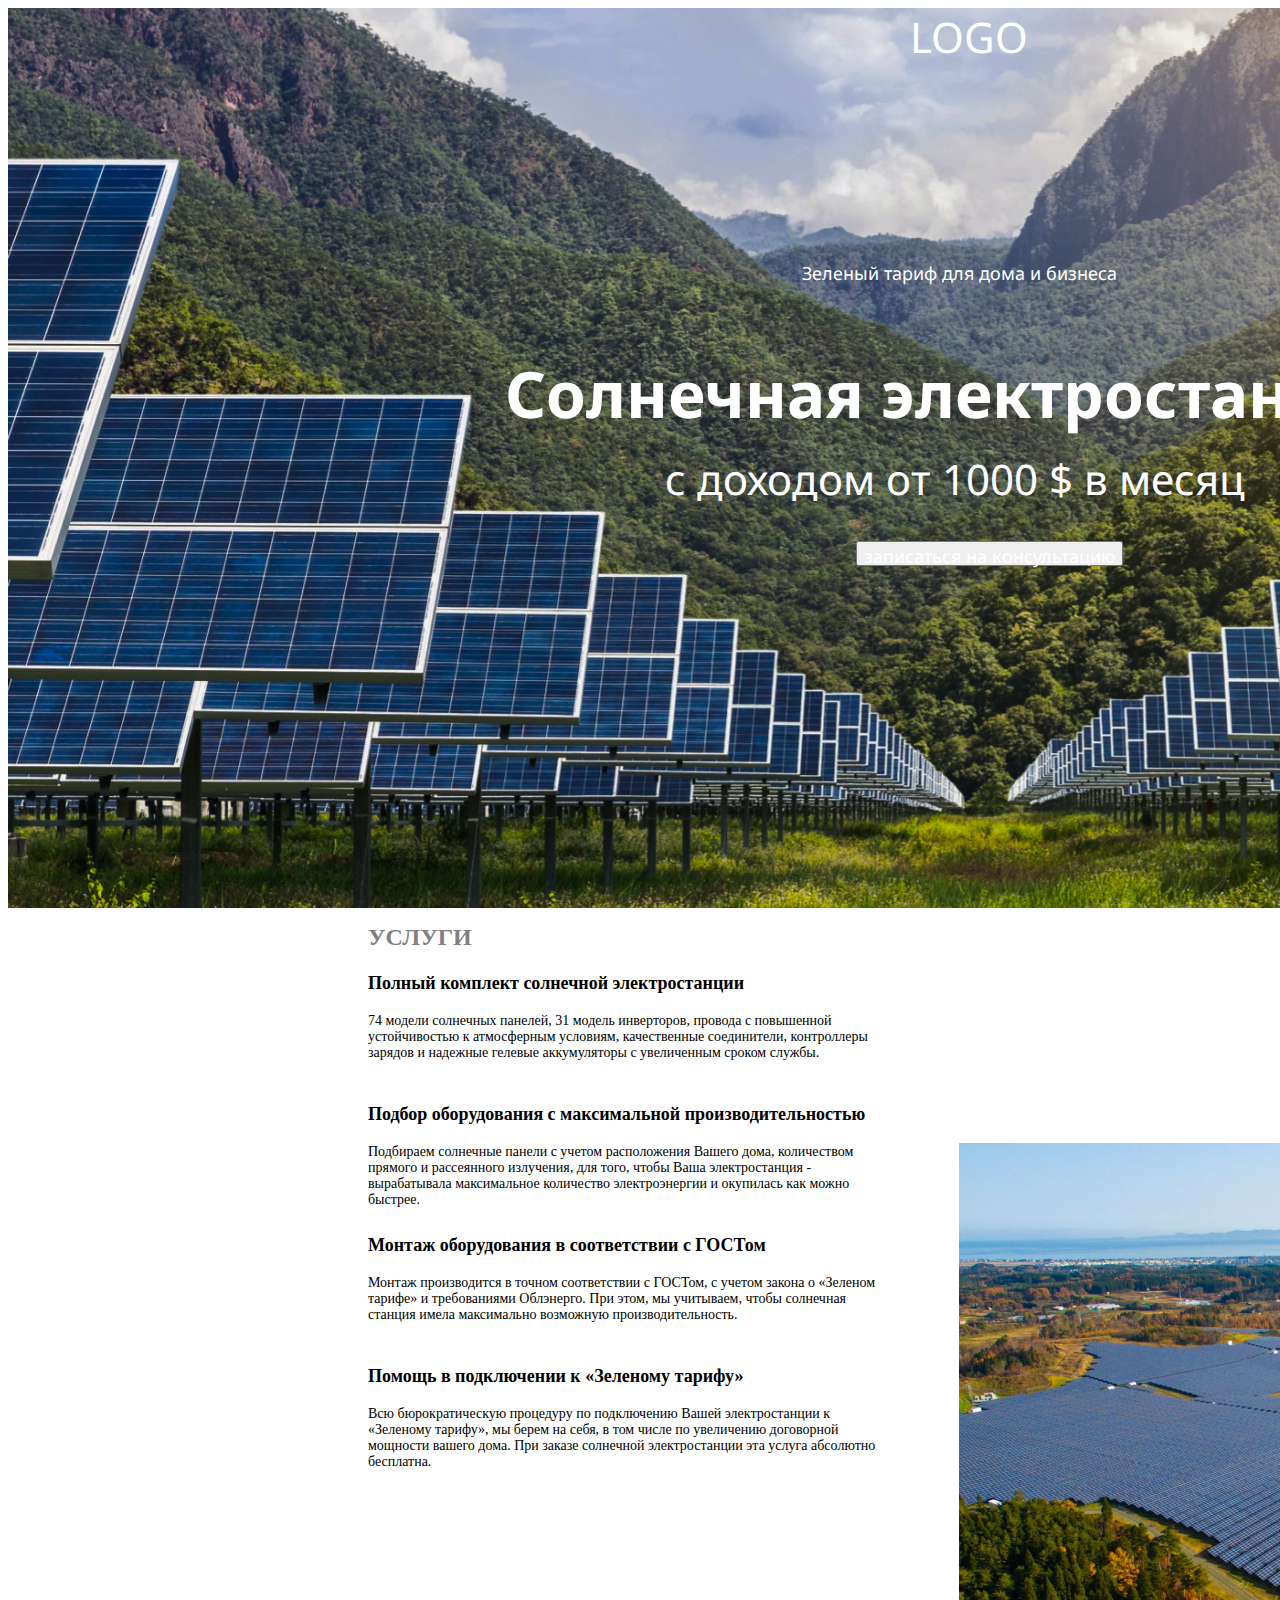
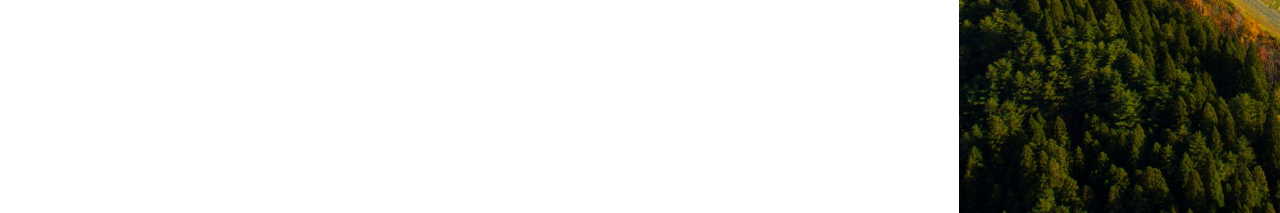
<file: frolov/index.html>
<!DOCTYPE html>
<html lang="ru">
<head>
    <meta charset="UTF-8">
    <meta http-equiv="X-UA-Compatible" content="IE=edge">
    <meta name="viewport" content="width=device-width, initial-scale=1.0">
    <title>Electrostation</title>
    <link href="https://fonts.googleapis.com/css2?family=Noto+Sans:wght@400;700&display=swap" rel="stylesheet">
    <link rel="stylesheet" href="style.css">
</head>
<body>
    <header>
        <div class="logo"> LOGO</div>
         <div class="text1">Зеленый тариф для дома и бизнеса</div>   
        <div><h3>Солнечная электростанция</h3></div> 
        <div class="text2">с доходом от 1000 $ в месяц</div>
        <button class="button1">записаться на консультацию</button>
    </header>
    <main>
        <article><h1>УСЛУГИ</h1>
            <img class="pic1" src="pic1.jpg" alt="pic1">
            <article><h2>Полный комплект солнечной электростанции</h2>
                <section class="group1">74 модели солнечных панелей, 31 модель инверторов, провода с повышенной устойчивостью к атмосферным условиям, качественные соединители, контроллеры зарядов и надежные гелевые аккумуляторы с увеличенным сроком службы.</section>
            </article>
            <article><h2>Подбор оборудования с максимальной производительностью</h2>            
                <section class="group2">Подбираем солнечные панели с учетом расположения Вашего дома, количеством прямого и рассеянного излучения, для того, чтобы Ваша электростанция - вырабатывала максимальное количество электроэнергии и окупилась как можно быстрее.</section>
            </article>
            <article> <h2>Монтаж оборудования в соответствии с ГОСТом</h2>
                <section class="group3">Монтаж производится в точном соответствии с ГОСТом, с учетом закона о «Зеленом тарифе» и требованиями Облэнерго. При этом, мы учитываем, чтобы солнечная станция имела максимально возможную производительность.</section>
            </article> 
            <article><h2>Помощь в подключении к «Зеленому тарифу»</h2>
                <section class="group4">Всю бюрократическую процедуру по подключению Вашей электростанции к «Зеленому тарифу», мы берем на себя, в том числе по увеличению договорной мощности вашего дома. При заказе солнечной электростанции эта услуга абсолютно бесплатна.</section>
            </article>
        </article>
    </main>
    <footer></footer>
</body>
</html>
</file>
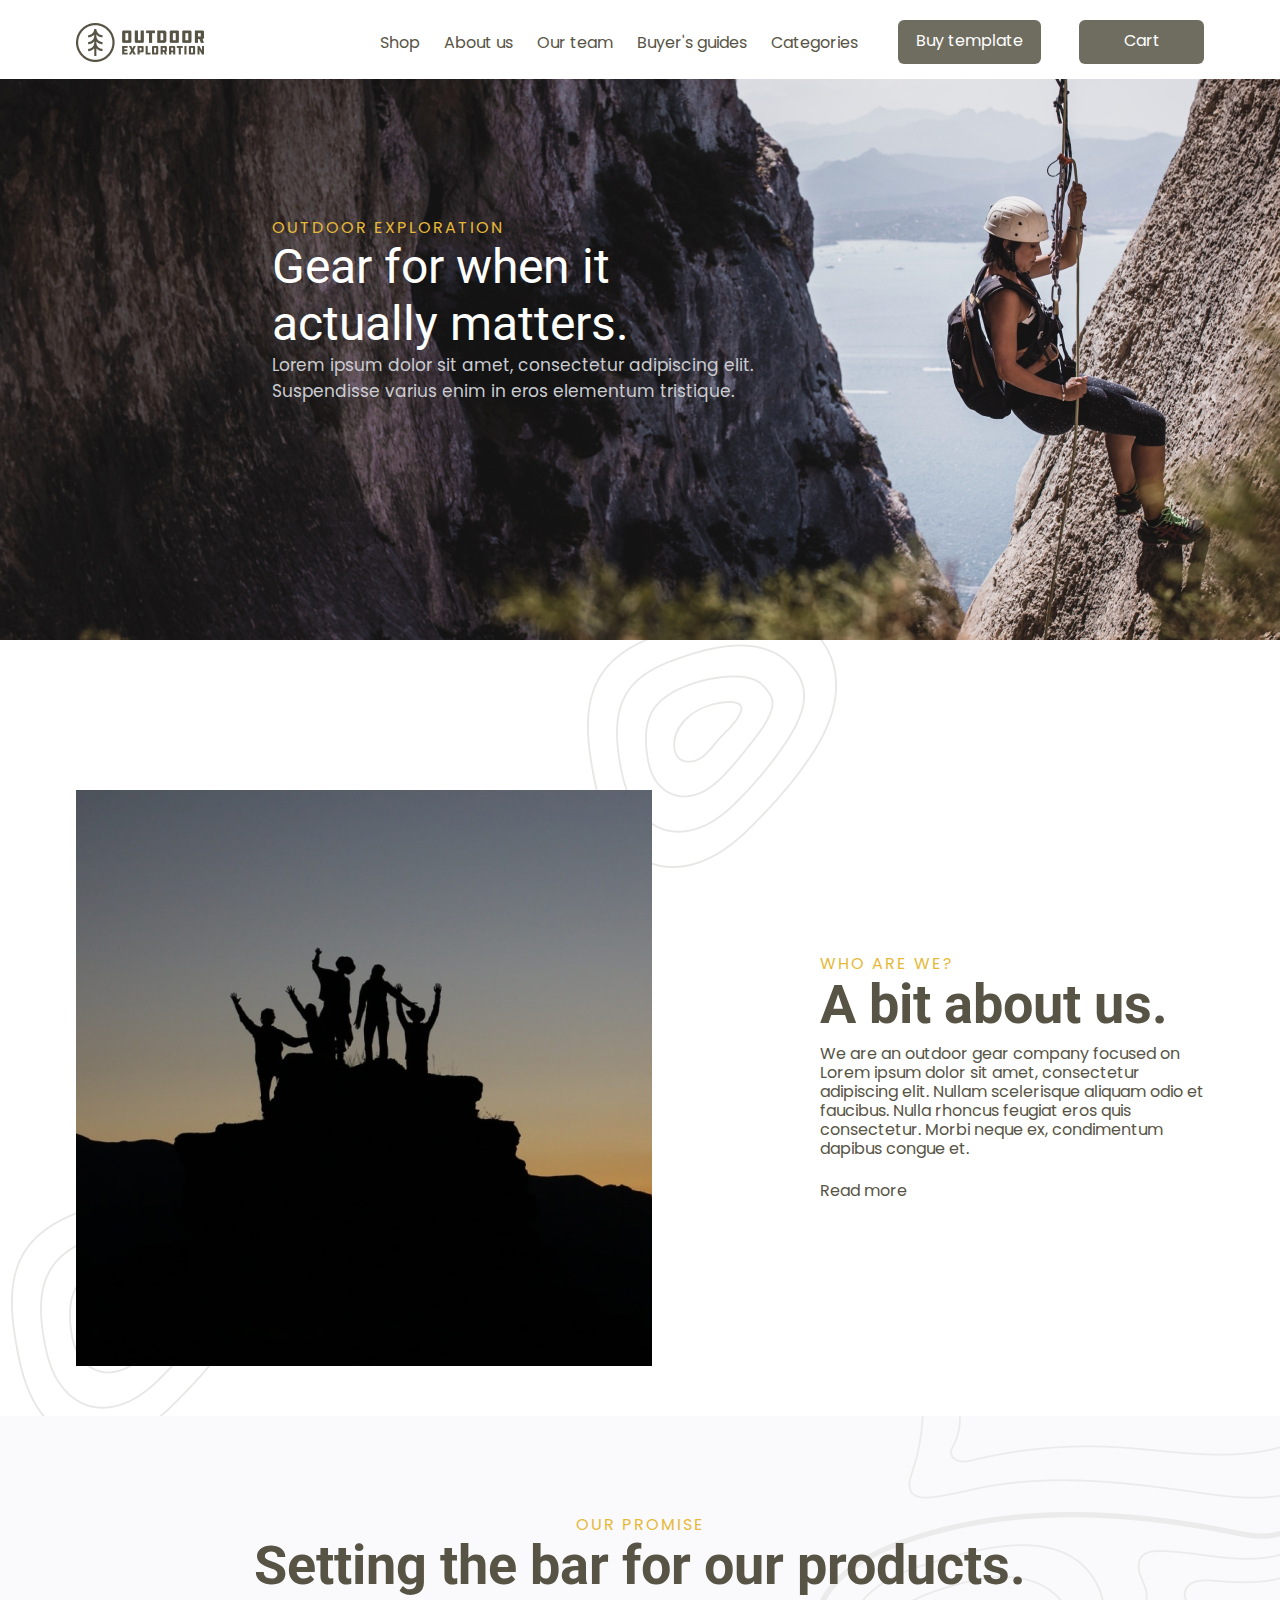
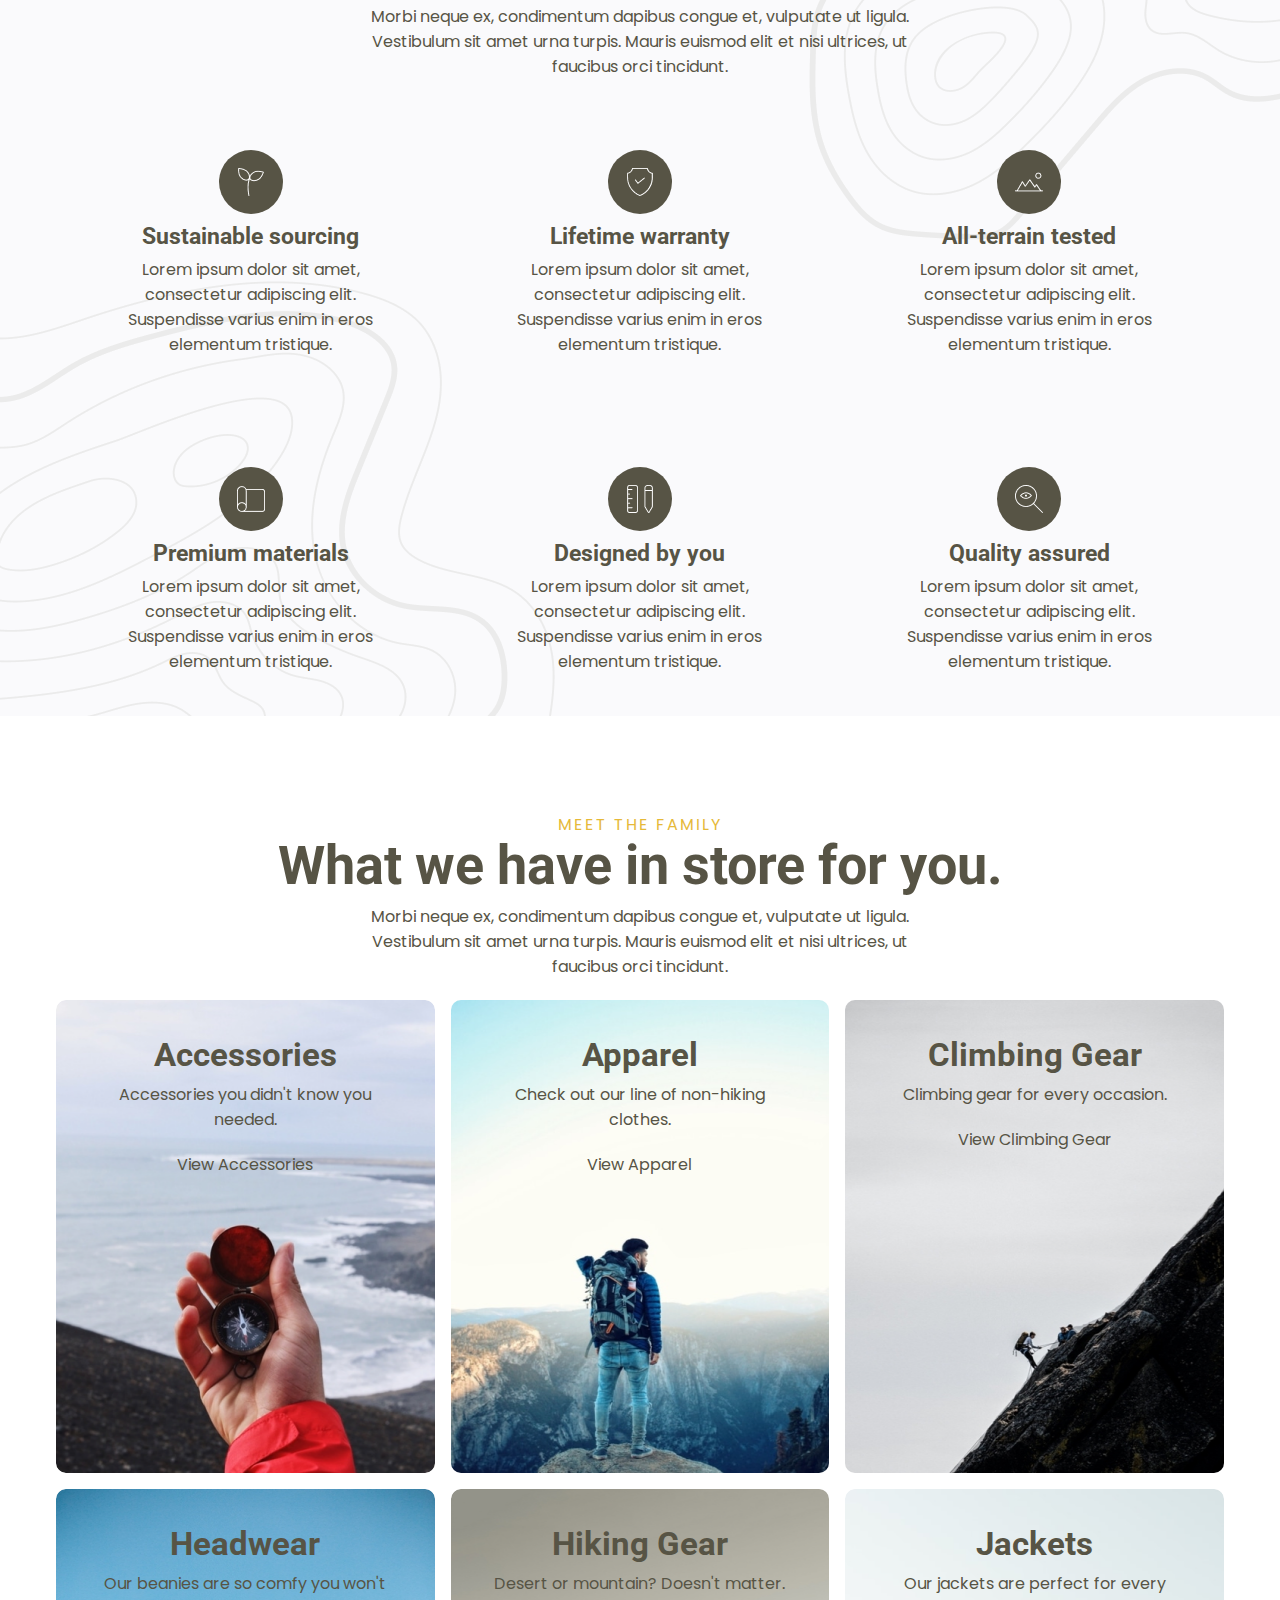
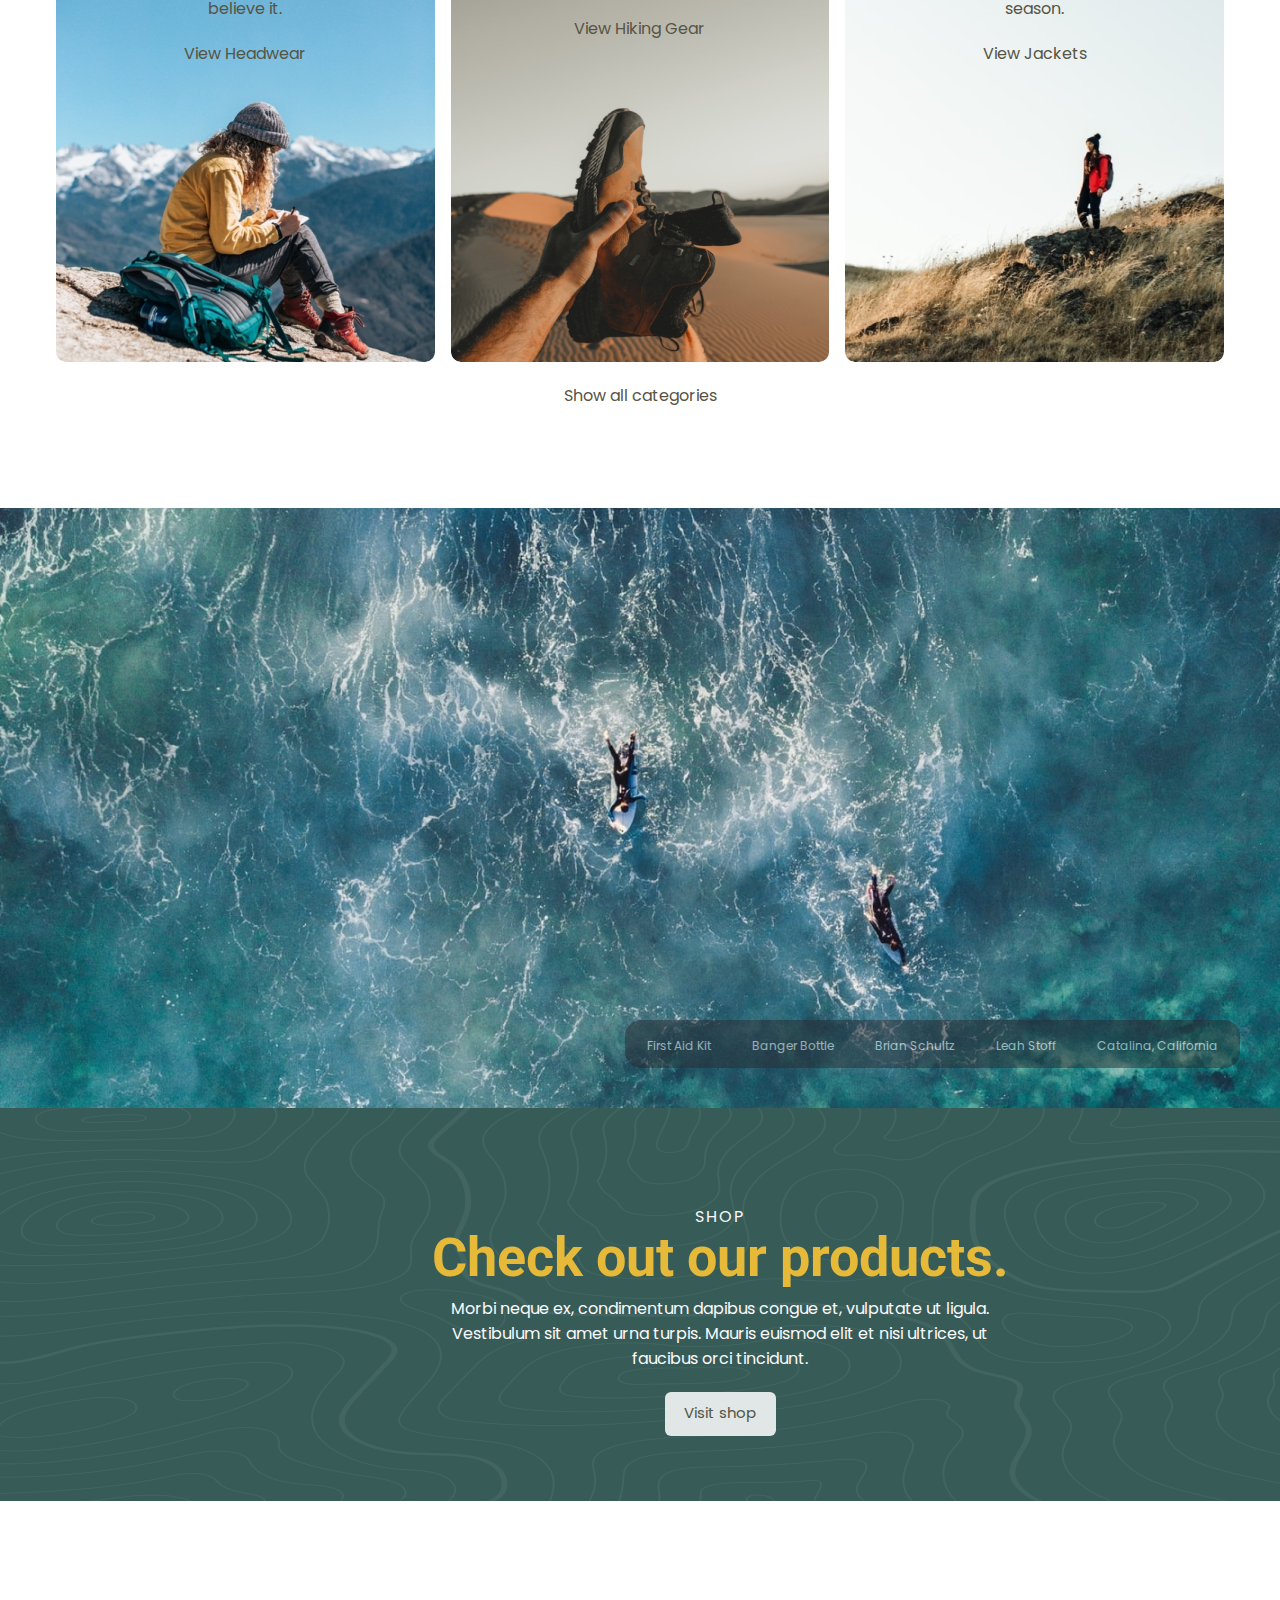
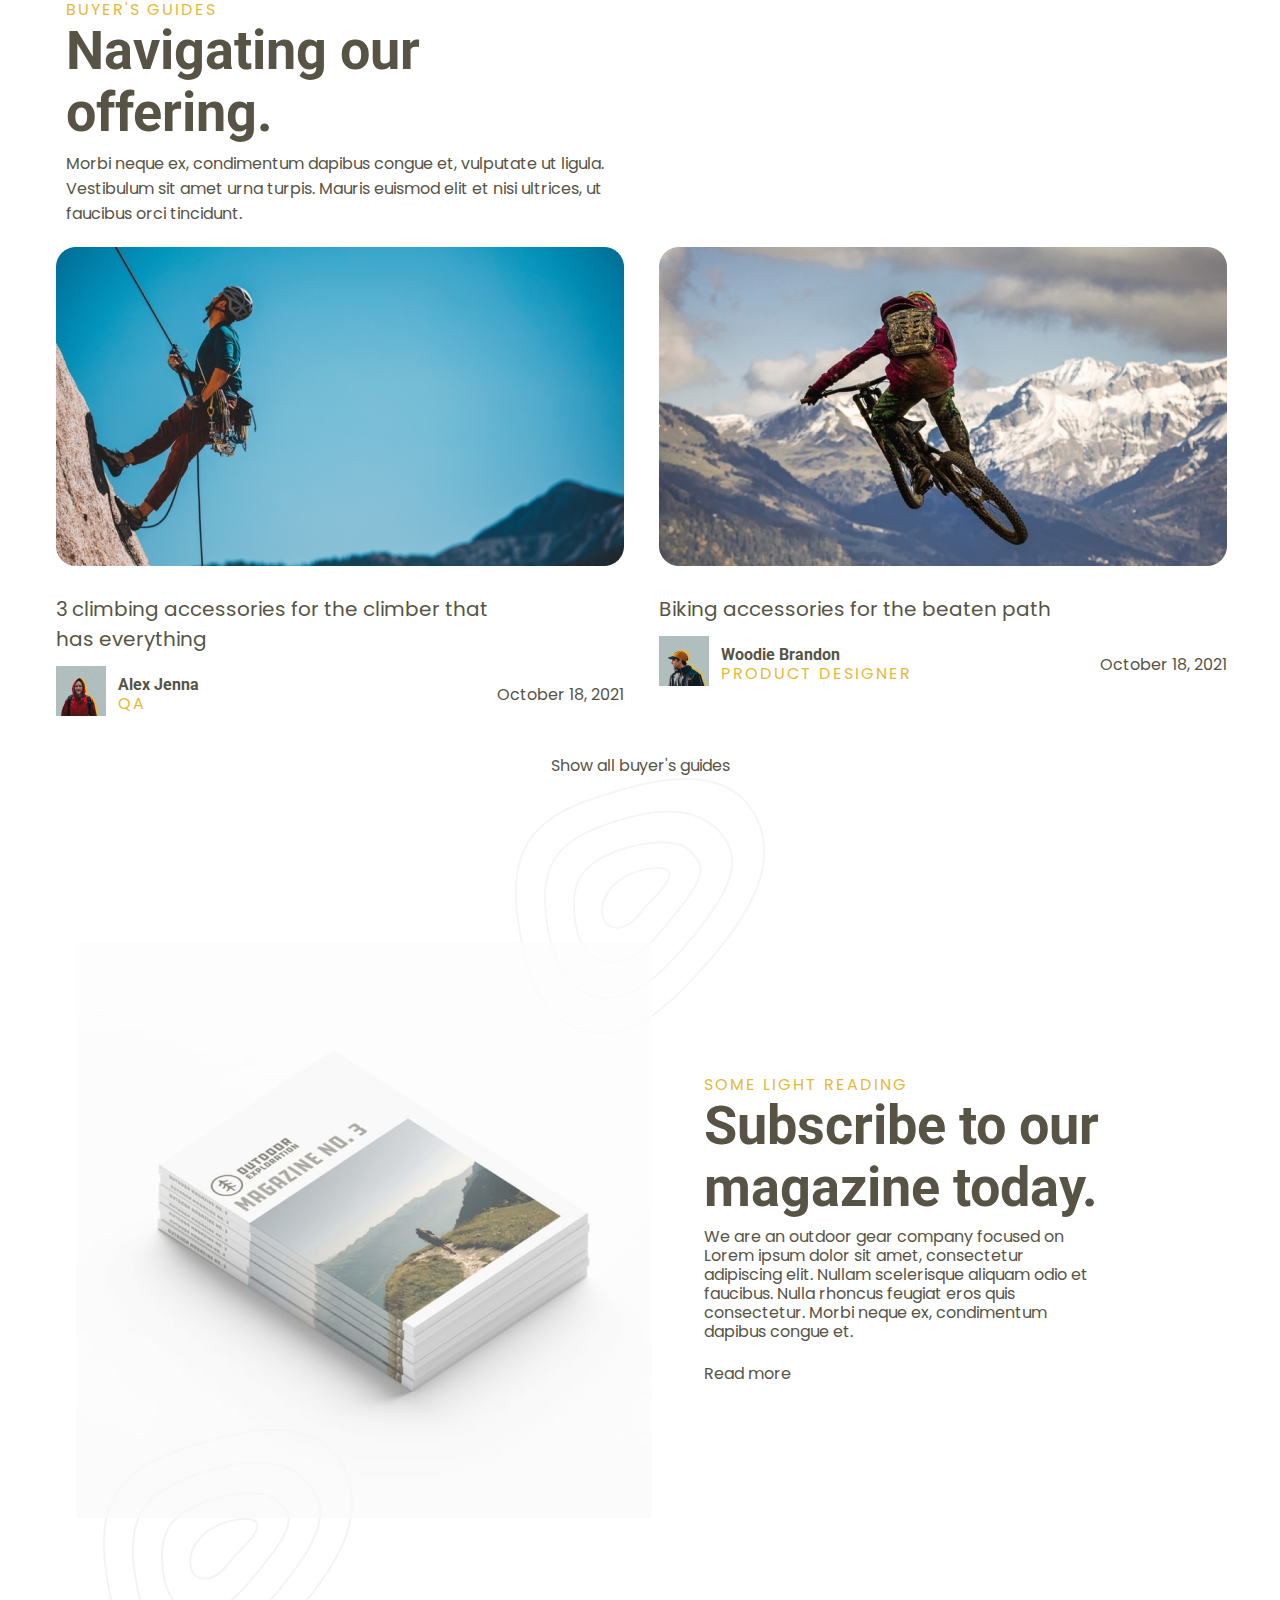
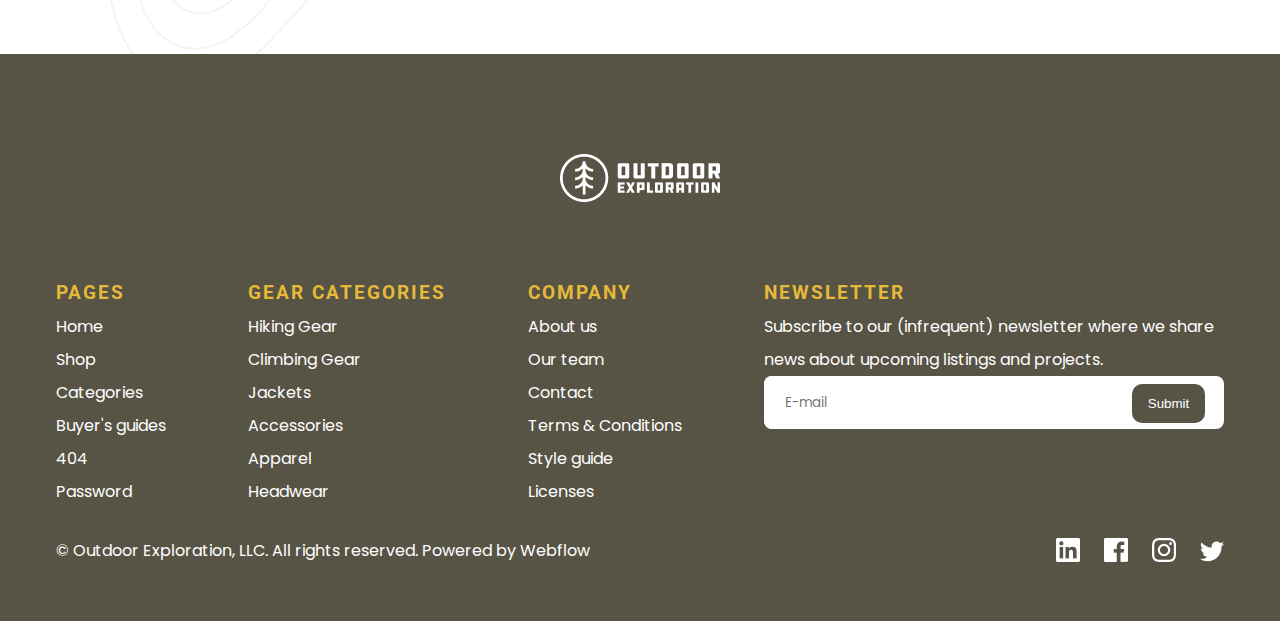
<file: Kubrik2/index.html>
<!DOCTYPE html>
<html lang="en">
<head>
    <meta charset="UTF-8">
    <meta http-equiv="X-UA-Compatible" content="IE=edge">
    <meta name="viewport" content="width=device-width, initial-scale=1.0">
    <title>Outdoor +</title>
    <link rel="preconnect" href="https://fonts.googleapis.com"> 
    <link rel="preconnect" href="https://fonts.gstatic.com" crossorigin> 
    <link href="https://fonts.googleapis.com/css2?family=Poppins&display=swap" rel="stylesheet">
    <link href="https://fonts.googleapis.com/css2?family=Roboto&display=swap" rel="stylesheet">
    <link rel="stylesheet" href="style.css">
</head>
<body>
    <header class="header">
        <div class="container">
            <div class="header_inner">
                <div class="logo">
                    <img src="img/logo.png" alt="Logo">
                </div>
                <nav class="nav">
                    <div class="nav_item">
                        <a href="#">Shop</a>
                    </div>
                    <div class="nav_item">
                        <a href="#">About us</a>
                        
                    </div>
                    <div class="nav_item">
                        <a href="#">Our team</a>
                        
                    </div>
                    <div class="nav_item">
                        <a href="#">Buyer's guides</a>
                        
                    </div>
                    <div class="nav_item">
                        <a href="#">Categories</a>
                    </div>
                    <div class="buy_buttons">
                        <a class="buttons template">Buy template</a>
        
                        <a class="buttons cart">
                            Cart
                        </a>
                    </div>
                </nav>
    
                
            </div>
        </div>
    </header>

        <!-- HEADER -->

        <div class="intro">
            <div class="container">
                <div class="intro_text">
                    <p class="pre_title">outdoor exploration</p>
                    <h1 class="intro-title">Gear for when it actually matters.</h1>
                    <p class="intro-sub">Lorem ipsum dolor sit amet, consectetur adipiscing elit. Suspendisse varius enim in eros elementum tristique.</p>
                </div>
            </div>
        </div>
        
        <!-- INTRO  -->

        <main>
        <div class="about">
            <div class="container">
                <div class="about_us">

                    <img src="img/about_us.png" alt="About us" class="about_img">

                    <div class="about_us_text">
                        <div class="pre_title">
                            <p>Who are we?</p> 
                        </div>
                        <div class="title title_about">
                            <h2>A bit about us.</h2>
                        </div>
                        <div class="text_about">
                            <p>We are an outdoor gear company focused on Lorem ipsum dolor sit amet, consectetur adipiscing elit. Nullam scelerisque aliquam odio et faucibus. Nulla rhoncus feugiat eros quis consectetur. Morbi neque ex, condimentum dapibus congue et.</p> 
                        </div>
                        <a href="#" class="link_about">Read more</a>
                    </div>
                </div>
            </div>
        </div>

            <!-- about_us -->
            <div class="promise">
                 <div class="container">

                    <div class="promise_text">
                        <div class="pre_title">
                            <p>Our promise</p>
                        </div>
                        <div class="title promise_title">
                            <h2>Setting the bar for our products.</h2>
                        </div>
                        <div class="text_promise">
                            <p>Morbi neque ex, condimentum dapibus congue et, vulputate ut ligula. Vestibulum sit amet urna turpis. Mauris euismod elit et nisi ultrices, ut faucibus orci tincidunt.</p>
                        </div>
                    </div>

                    <div class="promise-items">

                        <div class="promise-item">
                            <div class="promise_icon">
                                <img src="img/icon/1.png" class="icon-img">
                            </div>
                            <div class="item-title">
                                <h3>Sustainable sourcing</h3>
                            </div>
                            <div class="item-text">
                                <p>Lorem ipsum dolor sit amet, consectetur adipiscing elit. Suspendisse varius enim in eros elementum tristique.</p>
                            </div>
                        </div>

                        <div class="promise-item">
                            <div class="promise_icon">
                                <img src="img/icon/2.png" class="icon-img">
                            </div>
                            <div class="item-title">
                                <h3>Lifetime warranty</h3>
                            </div>
                            <div class="item-text">
                                <p>Lorem ipsum dolor sit amet, consectetur adipiscing elit. Suspendisse varius enim in eros elementum tristique.</p>
                            </div>
                        </div>

                        <div class="promise-item">
                            <div class="promise_icon">
                                <img src="img/icon/3.png" class="icon-img">
                            </div>
                            <div class="item-title">
                                <h3>All-terrain tested</h3>
                            </div>
                            <div class="item-text">
                                <p>Lorem ipsum dolor sit amet, consectetur adipiscing elit. Suspendisse varius enim in eros elementum tristique.</p>
                            </div>
                        </div>

                        <div class="promise-item">
                            <div class="promise_icon">
                                <img src="img/icon/4.png" class="icon-img">
                            </div>
                            <div class="item-title">
                                <h3>Premium materials</h3>
                            </div>
                            <div class="item-text">
                                <p>Lorem ipsum dolor sit amet, consectetur adipiscing elit. Suspendisse varius enim in eros elementum tristique.</p>
                            </div>
                        </div>

                        <div class="promise-item">
                            <div class="promise_icon">
                                <img src="img/icon/5.png" class="icon-img">
                            </div>
                            <div class="item-title">
                                <h3>Designed by you</h3>
                            </div>
                            <div class="item-text">
                                <p>Lorem ipsum dolor sit amet, consectetur adipiscing elit. Suspendisse varius enim in eros elementum tristique.</p>
                            </div>
                        </div>

                        <div class="promise-item">
                            <div class="promise_icon">
                                <img src="img/icon/6.png" class="icon-img">
                            </div>
                            <div class="item-title">
                                <h3>Quality assured</h3>
                            </div>
                            <div class="item-text">
                                <p>Lorem ipsum dolor sit amet, consectetur adipiscing elit. Suspendisse varius enim in eros elementum tristique.</p>
                            </div>
                        </div>
                    </div>
                </div>
            </div>


            <!-- promise  -->

            <div class="catalog">
                <div class="container">
                    <div class="catalog_text">
                        <div class="pre_title">
                            <p>Meet the family</p>
                        </div>
                        <div class="title promise_title">
                            <h2>What we have in store for you.</h2>
                        </div>
                        <div class="text_promise">
                            <p>Morbi neque ex, condimentum dapibus congue et, vulputate ut ligula. Vestibulum sit amet urna turpis. Mauris euismod elit et nisi ultrices, ut faucibus orci tincidunt.</p>
                        </div>
                    </div>

                    <div class="catalog-items">

                        <div class="catalog-item">
                            <div class="catalog-title">
                                <h3>Accessories</h3>
                            </div>
                            <div class="catalog-text">
                                <p>Accessories you didn't know you needed.</p>
                            </div>
                            <div class="catalog-link">
                                <a href="#">Accessories</a>
                            </div>
                        </div>
                        
                        <div class="catalog-item">
                            <div class="catalog-title">
                                <h3>Apparel</h3>
                            </div>
                            <div class="catalog-text">
                                <p>Check out our line of non-hiking clothes.</p>
                            </div>
                            <div class="catalog-link">
                                <a href="#">Apparel</a>
                            </div>
                        </div>

                        <div class="catalog-item">
                            <div class="catalog-title">
                                <h3>Climbing Gear</h3>
                            </div>
                            <div class="catalog-text">
                                <p>Climbing gear for every occasion.</p>
                            </div>
                            <div class="catalog-link">
                                <a href="#">Climbing Gear</a>
                            </div>
                        </div>

                        <div class="catalog-item">

                            <div class="catalog-title">
                                <h3>Headwear</h3>
                            </div>
                            <div class="catalog-text">
                                <p>Our beanies are so comfy you won't believe it.</p>
                            </div>
                            <div class="catalog-link">
                                <a href="#">Headwear</a>
                            </div>
                        </div>

                        <div class="catalog-item">

                            <div class="catalog-title">
                                <h3>Hiking Gear</h3>
                            </div>
                            <div class="catalog-text">
                                <p>Desert or mountain? Doesn't matter.</p>
                            </div>
                            <div class="catalog-link">
                                <a href="#">Hiking Gear</a>
                            </div>
                        </div>

                        <div class="catalog-item">
                            <div class="catalog-title">
                                <h3>Jackets</h3>
                            </div>
                            <div class="catalog-text">
                                <p>Our jackets are perfect for every season.</p>
                            </div>
                            <div class="catalog-link">
                                <a href="#">Jackets</a>
                            </div>
                        </div>
                    </div>

                    <a href="#">Show all categories</a>
                </div>
            </div>


            <!-- catalog -->
            <div class="hidden">
            <div class="photos">
                <div class="info-photos">
                    <div class="link-photos">
                        <a href="#">First Aid Kit</a>
                    </div>
                    <div class="link-photos">
                        <a href="#">Banger Bottle</a>
                    </div>
                    <div class="link-photos">
                        <a href="#">Brian Schultz</a>
                    </div>
                    <div class="link-photos">
                        <a href="#">Leah Stoff</a>
                    </div>
                    <div class="link-photos">
                        <a href="#">Catalina, California</a>
                    </div>
                </div>
            </div>
            </div>
            

            <!-- photos -->

            <div class="checkout">
                <div class="checkout_text">
                    <div class="pre_title">
                        <p>Shop</p>
                    </div>
                    <div class="title">
                        <h2>Check out our products.</h2>
                    </div>
                    <div class="text_checkout">
                        <p>Morbi neque ex, condimentum dapibus congue et, vulputate ut ligula. Vestibulum sit amet urna turpis. Mauris euismod elit et nisi ultrices, ut faucibus orci tincidunt.</p>
                    </div>
                </div>
                <a class="buttons">Visit shop</a>
            </div>

            <!-- checkout -->

            <div class="guides">
                <div class="container">
                    <div class="guides_title_text">
                        <div class="pre_title">
                            <p>Buyer's guides</p>
                        </div>
                        <div class="title guides_title">
                            <h2>Navigating our offering.</h2>
                        </div>
                        <div class="text_guides">
                            <p>Morbi neque ex, condimentum dapibus congue et, vulputate ut ligula. Vestibulum sit amet urna turpis. Mauris euismod elit et nisi ultrices, ut faucibus orci tincidunt.</p>
                        </div>
                    </div>
                    <div class="guides-items">
                        <div class="guide-item">
                            <div class="guide-image">
                                <img src="img/guide/1.png" alt="guide">
                            </div>
                            <div class="guide-text">
                                <p>3 climbing accessories for the climber that has everything</p>
                            </div>
                            <a class="guide-author">
                                <div class="author">
                                    <div class="author-photo">
                                        <img src="img/author-photo/1.png" alt="photo">
                                    </div>
                                    <div class="author-info">
                                        <div class="author-name">
                                            <h4>Alex Jenna</h4>
                                        </div>
                                        <div class="author-work pre_title">
                                            <p>QA</p>
                                        </div>
                                    </div>
                                </div>
                                <div class="date-publicate">
                                    <time>October 18, 2021</time>
                                </div>
                            </a>
                        </div>

                        <div class="guide-item">
                            <div class="guide-image">
                                <img src="img/guide/2.png" alt="guide">
                            </div>
                            <div class="guide-text">
                                <p>Biking accessories for the beaten path</p>
                            </div>
                            <a class="guide-author">
                                <div class="author">
                                    <div class="author-photo">
                                        <img src="img/author-photo/2.png" alt="photo">
                                    </div>
                                    <div class="author-info">
                                        <div class="author-name">
                                            <h4>Woodie Brandon</h4>
                                        </div>
                                        <div class="author-work pre_title">
                                            <p>Product Designer</p>
                                        </div>
                                    </div>
                                </div>
                                <div class="date-publicate">
                                    <time>October 18, 2021</time>
                                </div>
                            </a>
                        </div>
                    </div>
                    <div class="link-guides">
                        <a href="#">Show all buyer's guides</a>
                    </div>
                </div>
            </div>

            <!-- guides -->

            <div class="subscribe">
                <div class="container">
                    <div class="about_us subscribe-content">
                        <img src="img/Subscribe.png" alt="About us" class="subscribe_img">
                        <div class="about_us_text" class="subscribe-text">
                            <div class="pre_title">
                                <p>Some light reading</p> 
                            </div>
                            <div class="title title_about">
                                <h2>Subscribe to our magazine today.</h2>
                            </div>
                            <div class="text_about">
                                <p>We are an outdoor gear company focused on Lorem ipsum dolor sit amet, consectetur adipiscing elit. Nullam scelerisque aliquam odio et faucibus. Nulla rhoncus feugiat eros quis consectetur. Morbi neque ex, condimentum dapibus congue et.</p> 
                            </div>
                            <a href="#" class="link_about">Read more</a>
                        </div>
                    </div>
                </div>
            </div>

            <!-- subscribe -->

        </main>
        
        <footer>
            <div class="container">
            <div class='logo-footer'>
                <img src="img/logo-footer.png" alt="logo">
            </div>
            <div class="navigate-footer">
                <div class="pages">
                    <h3>Pages</h3>
                    <a href="#">Home</a>
                    <a href="#">Shop</a>
                    <a href="#">Categories</a>
                    <a href="#">Buyer's guides</a>
                    <a href="#">404</a>
                    <a href="#">Password</a>
                </div>
                <div class="Gear categories">
                    <h3>Gear categories</h3>
                    <a href="#">Hiking Gear</a>
                    <a href="#">Climbing Gear</a>
                    <a href="#">Jackets</a>
                    <a href="#">Accessories</a>
                    <a href="#">Apparel</a>
                    <a href="#">Headwear</a>
                </div>
                <div class="Company">
                    <h3>Company</h3>
                    <a href="#">About us</a>
                    <a href="#">Our team</a>
                    <a href="#">Contact</a>
                    <a href="#">Terms & Conditions</a>
                    <a href="#">Style guide</a>
                    <a href="#">Licenses</a>
                </div>
                <div class="news-letter">
                    <h3>Newsletter</h3>
                    <p>Subscribe to our (infrequent) newsletter where we share news about upcoming listings and projects.</p>
                    <form action="#" class="form-submit">
                        <input type="email" class="email" placeholder="E-mail">
                        <button class="submit">Submit</button>
                    </form>
                </div>
            </div>
                <div class="production">
                    <p class="prod">© Outdoor Exploration, LLC. All rights reserved. Powered by <a href="">Webflow</a></p>
                    <div class="links-social">
                        <a href="" class="social-link">
                            <img src="img/social-icon/1.png" alt="">
                        </a>
                        <a href="" class="social-link">
                            <img src="img/social-icon/2.png" alt="">
                        </a>
                        <a href="" class="social-link">
                            <img src="img/social-icon/3.png" alt="">
                        </a>
                        <a href="" class="social-link">
                            <img src="img/social-icon/4.png" alt="">
                        </a>
                    </div>
                </div>
            </div>
        </footer>


    
</body>
</html>
</file>
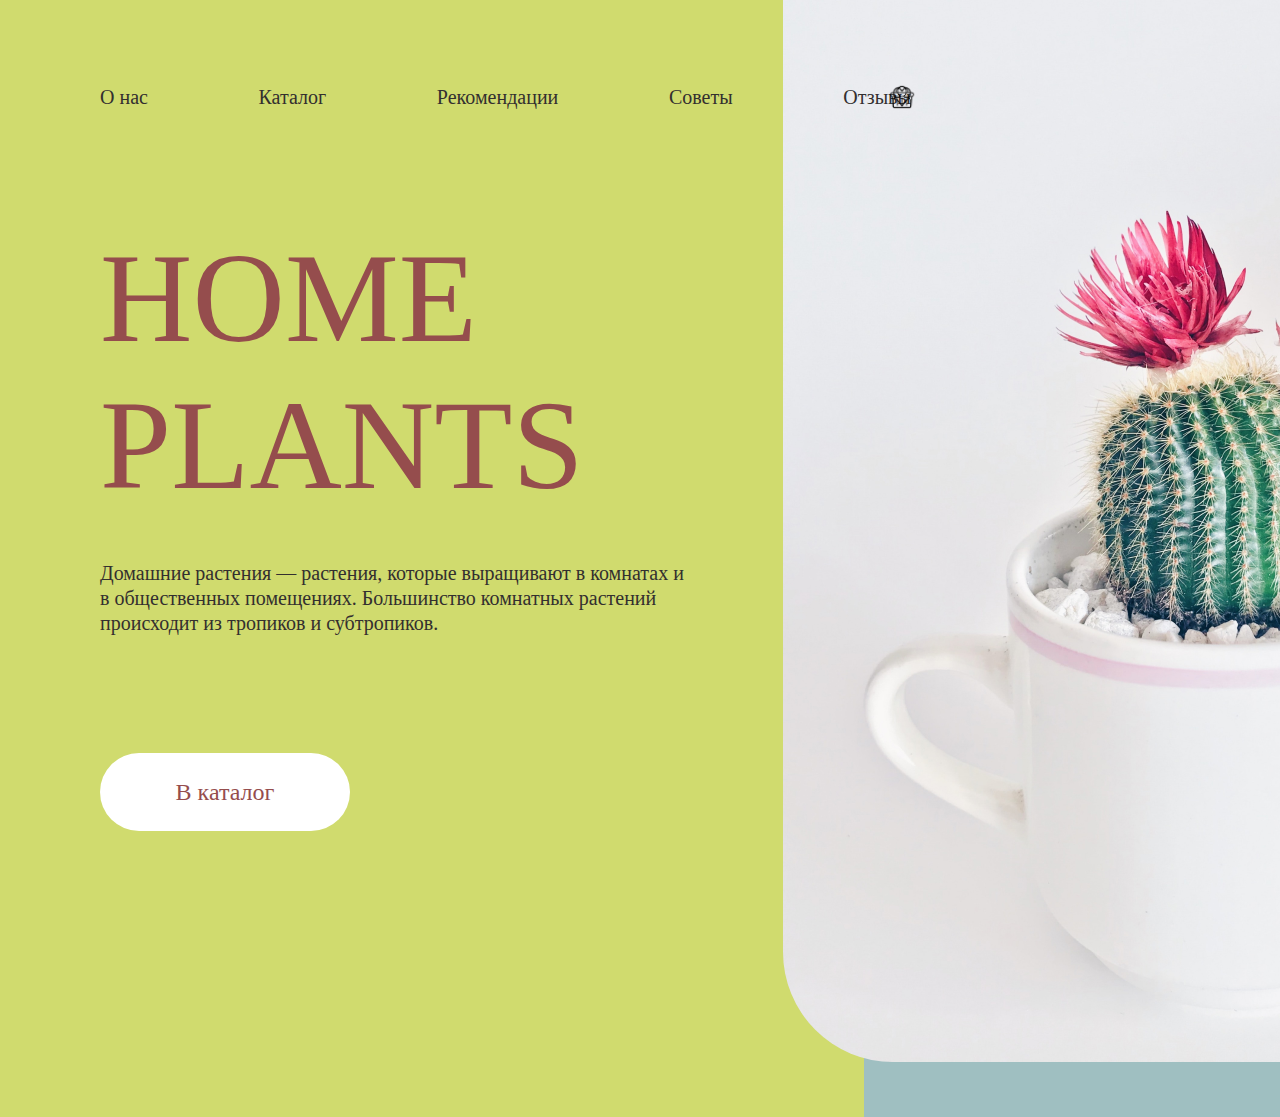
<file: Polina/index.html>
<!DOCTYPE html>
<html lang="en">
  <head>
    <meta charset="UTF-8" />
    <meta http-equiv="X-UA-Compatible" content="IE=edge" />
    <meta name="viewport" content="width=device-width, initial-scale=1.0" />
    <title>Document</title>
    <link href="style.css" rel="stylesheet" />
  </head>
  <body>
    <div id="colorBlock"></div>

    <div class="menu">
      <div>
        <ul>
          <li><h3>О нас</h3></li>
          <li><h3>Каталог</h3></li>
          <li><h3>Рекомендации</h3></li>
          <li><h3>Советы</h3></li>
          <li><h3>Отзывы</h3></li>
        </ul>
      </div>
      <div class="icons">
        <img class="ic" src="icon1.png" alt="" />
        <img class="ic" src="icon2.png" alt="" />
        <img class="ic" src="icon3.png" alt="" />
      </div>
    </div>

    <div class="name">
      <h1>HOME</h1>
      <h1>PLANTS</h1>
    </div>

    <img src="image.jpg" alt="" />

    <div class="container">
      <h4>
        Домашние растения — растения, которые выращивают в комнатах и в
        общественных помещениях. Большинство комнатных растений происходит из
        тропиков и субтропиков.
      </h4>
    </div>

    <button><h2>В каталог</h2></button>
  </body>
</html>
</file>
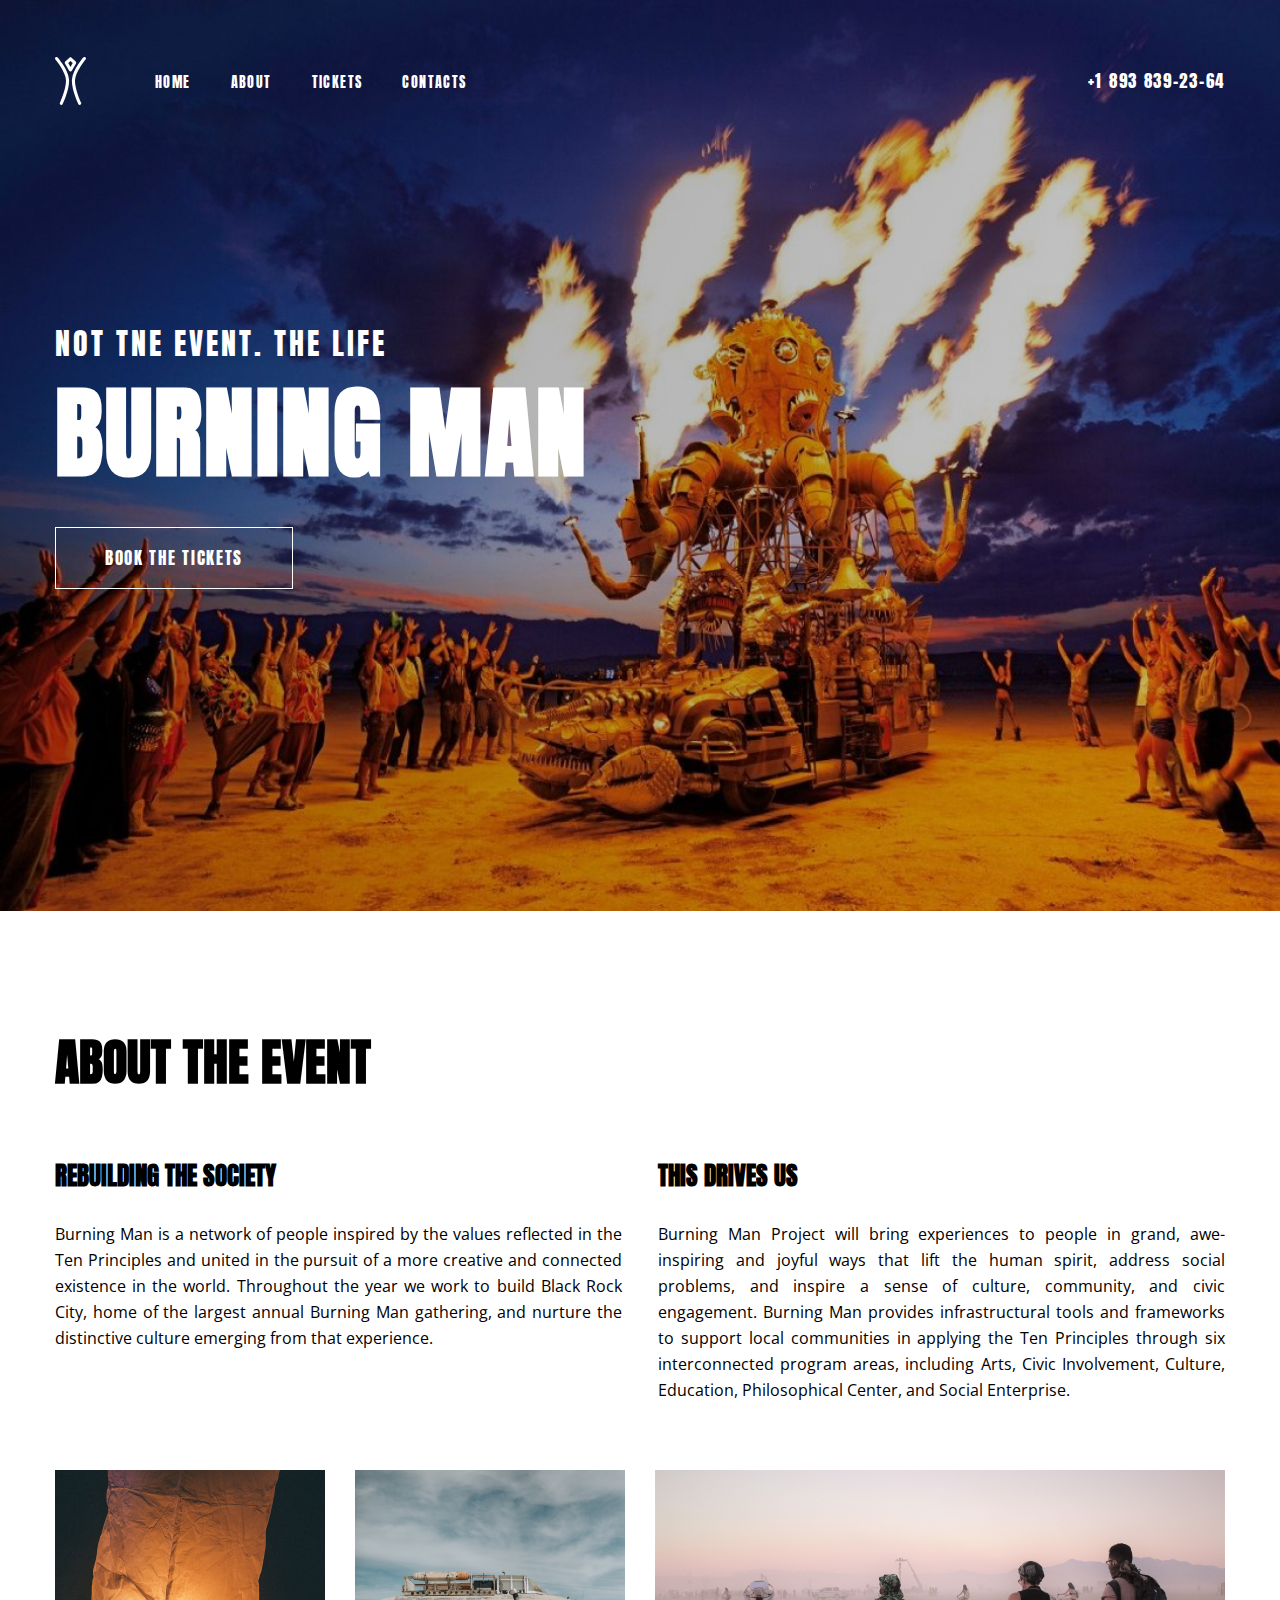
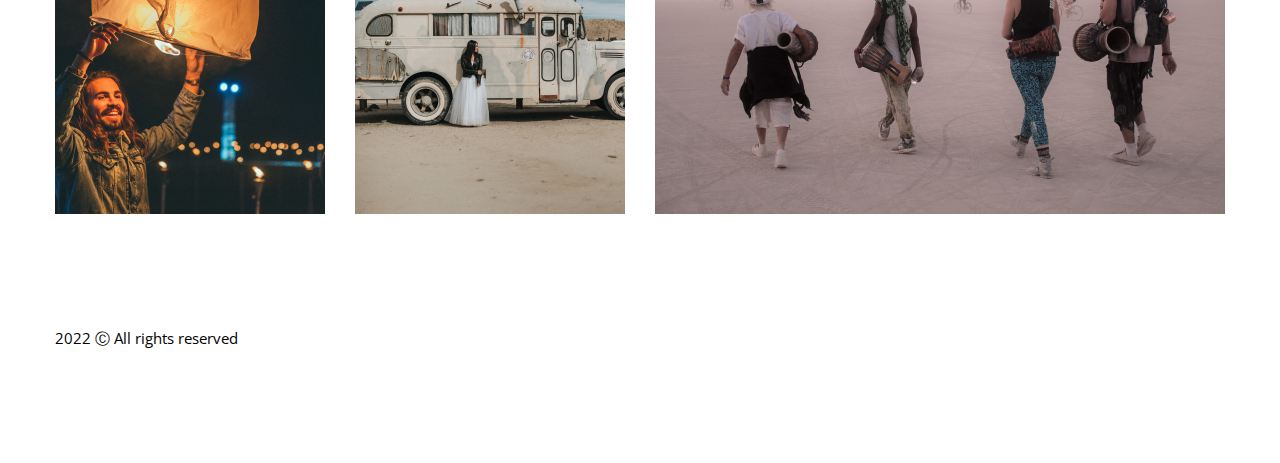
<file: riazhskikh/index.html>
<!DOCTYPE html>
<html lang="en">
<head>
	<meta charset="UTF-8">
	<title>Burning Man</title>
	<link href="https://fonts.googleapis.com/css2?family=Anton&family=Open+Sans&display=swap" rel="stylesheet">
	<link rel="icon" href="img/favicon.png" type="image/x-icon">
	<link rel="stylesheet" href="css/style.css">
</head>
<body>
	<header id="header" class="header">
		<div class="container">
			<div class="nav">
				<img src="img/logo.svg" alt="Burning Man" class="logo">
				<ul class="menu">
					<li>
						<a href="#">
							Home
						</a>
					</li>
					<li>
						<a href="#">
							About
						</a>
					</li>
					<li>
						<a href="#">
							Tickets
						</a>
					</li>
					<li>
						<a href="#">
							Contacts
						</a>
					</li>
				</ul>
				<a href="tel:+18938392364" class="tel">
					+1 893 839-23-64
				</a>
			</div>
			<div class="offer">
				<p>Not tne event. The life</p>
				<h1>
					Burning MAN
				</h1>
				<a href="#" class="btn">Book the tickets</a>
			</div>
		</div>
	</header>
	<section id="about" class="about">
		<div class="container">
			<h2>About the event</h2>
			<div class="description">
				<div class="desc-left">
					<h3>Rebuilding the society</h3>
					<p>
						Burning Man is a network of people inspired by the values reflected in the Ten Principles and united in the pursuit of a more creative and connected existence in the world. Throughout the year we work to build Black Rock City, home of the largest annual Burning Man gathering, and nurture the distinctive culture emerging from that experience. 
					</p>
				</div>
				<div class="desc-right">
					<h3>This drives us</h3>
					<p>
						Burning Man Project will bring experiences to people in grand, awe-inspiring and joyful ways that lift the human spirit, address social problems, and inspire a sense of culture, community, and civic engagement. Burning Man provides infrastructural tools and frameworks to support local communities in applying the Ten Principles through six interconnected program areas, including Arts, Civic Involvement, Culture, Education, Philosophical Center, and Social Enterprise.
					</p>
				</div>			
			</div>
			<div class="gallery">
				<img src="img/img1.jpg" alt="Event photo 1">
				<img src="img/img2.jpg" alt="Event photo 2">
				<img src="img/img3.jpg" alt="Event photo 3">
			</div>
		</div>
	</section>
	<footer id="footer" class="footer">
		<div class="container">
			<div class="footer-text">
				<p>2022 Ⓒ All rights reserved</p>
			</div>
		</div>
	</footer>
</body>
</html>
</file>
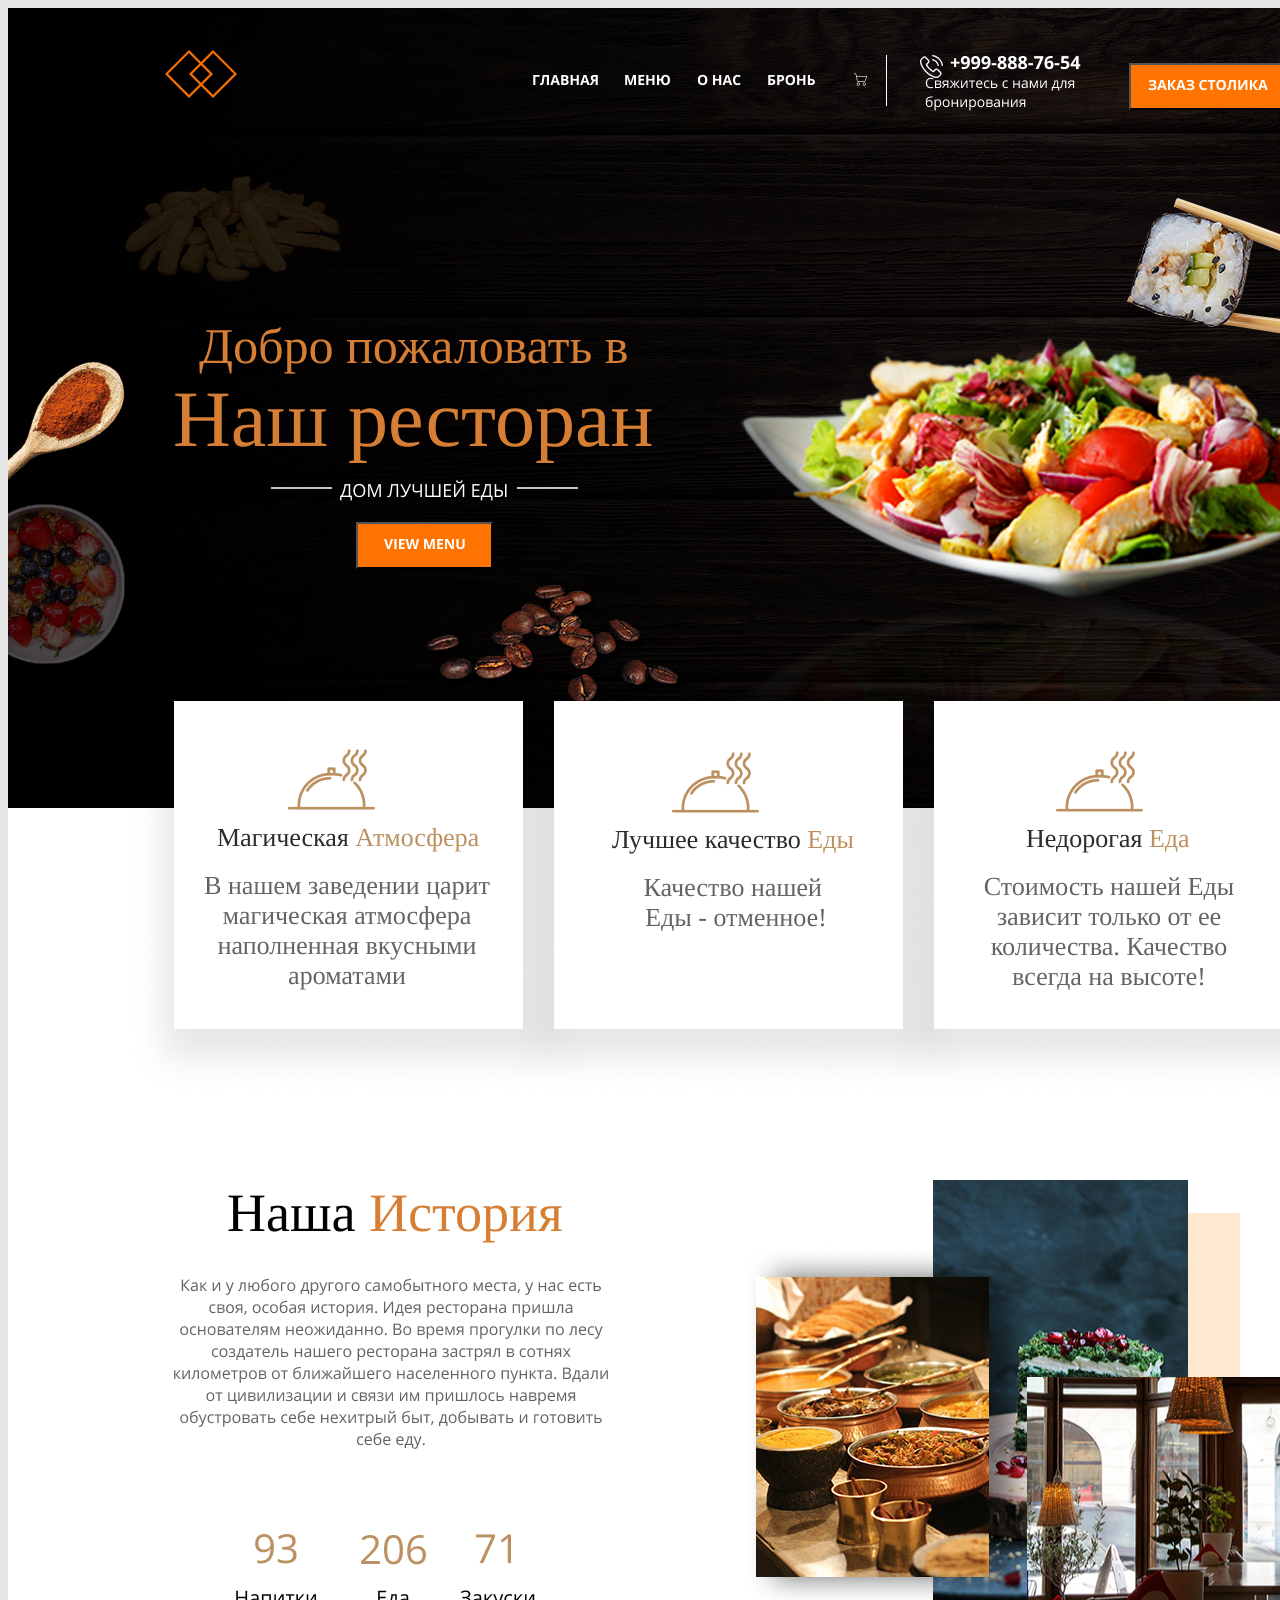
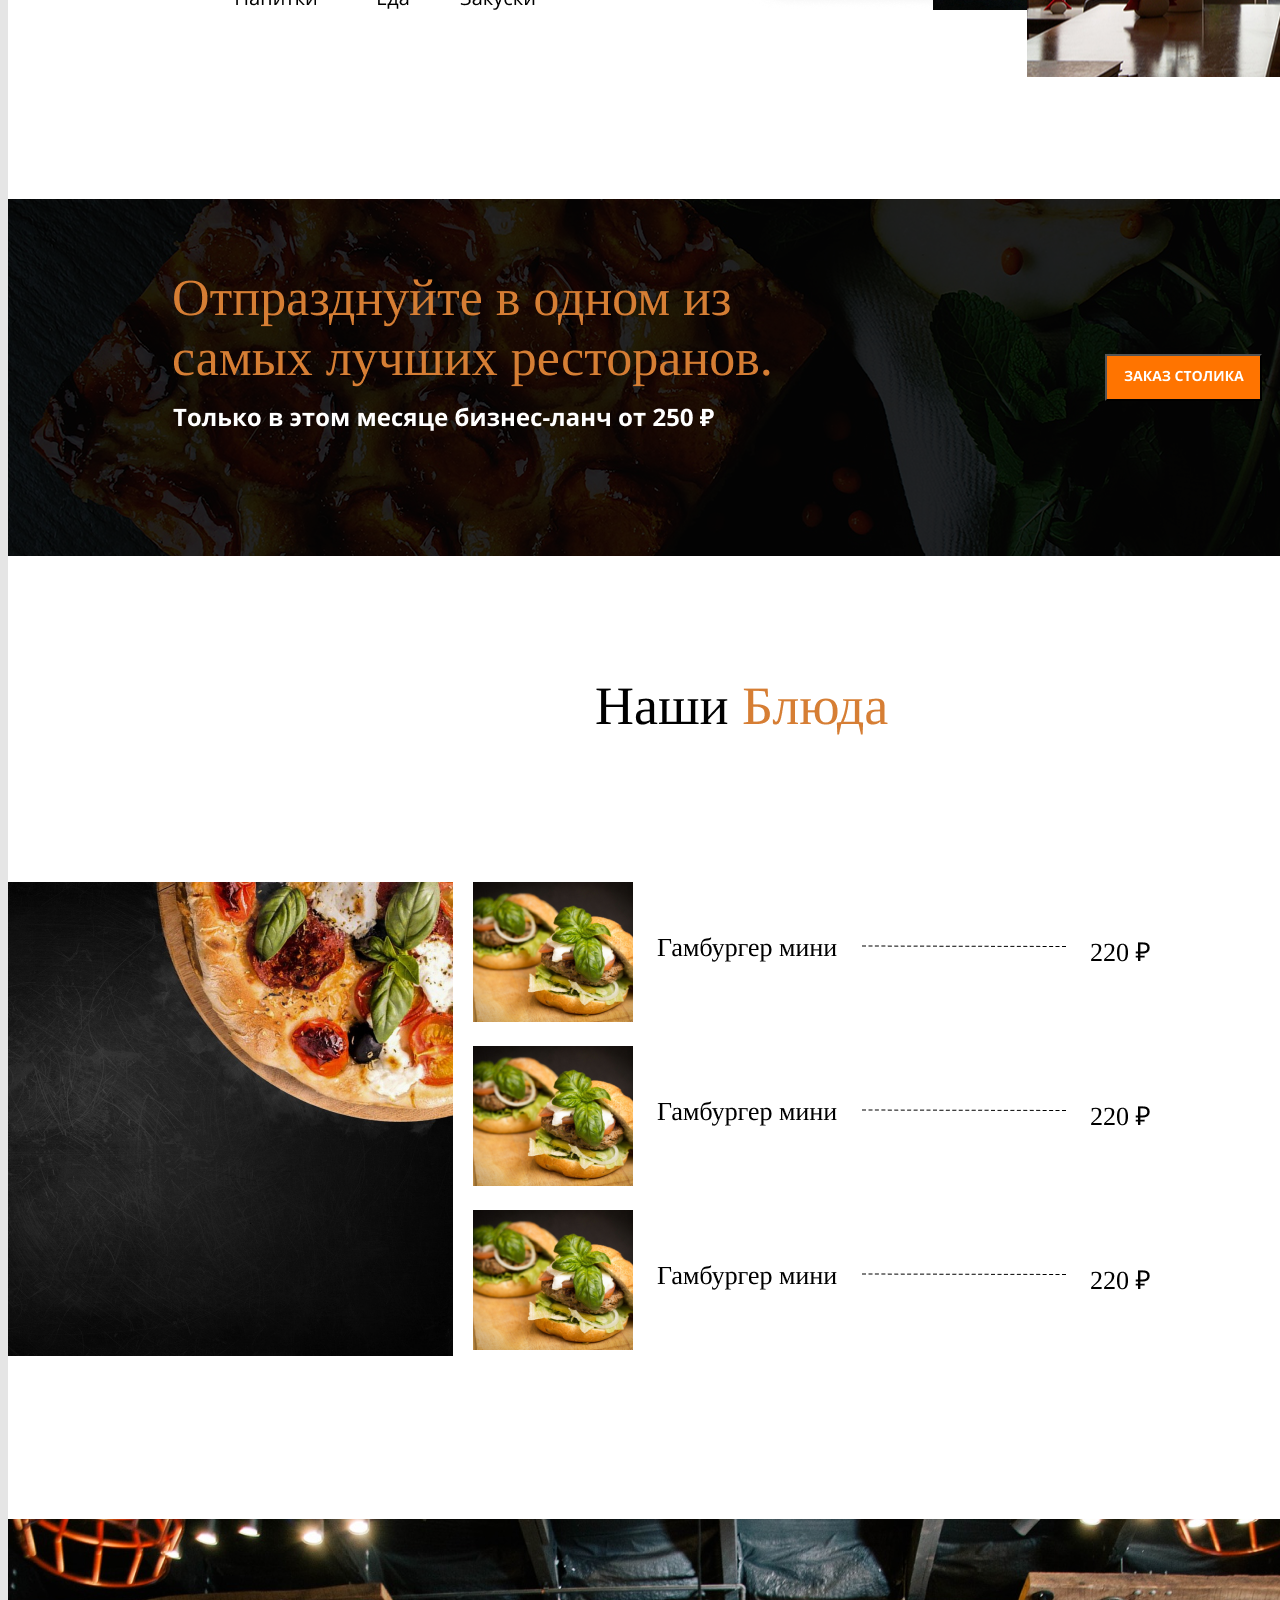
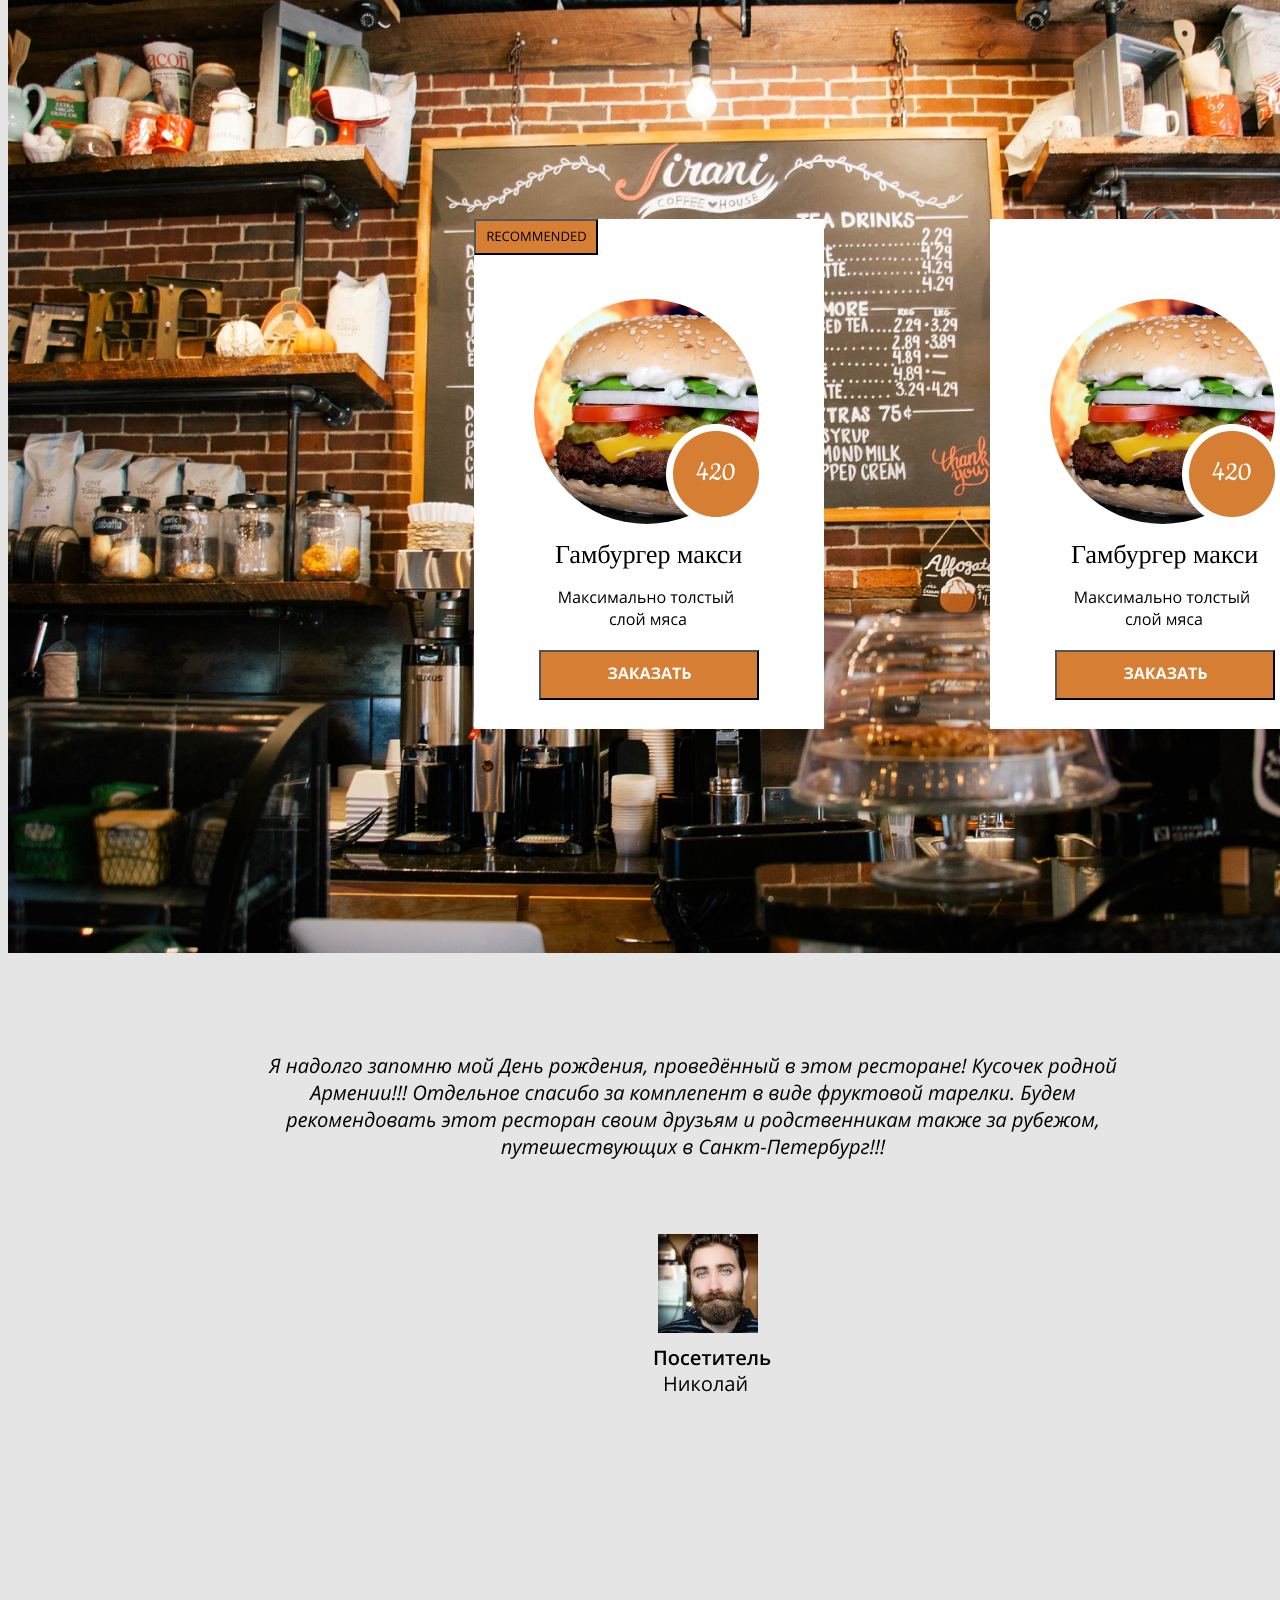
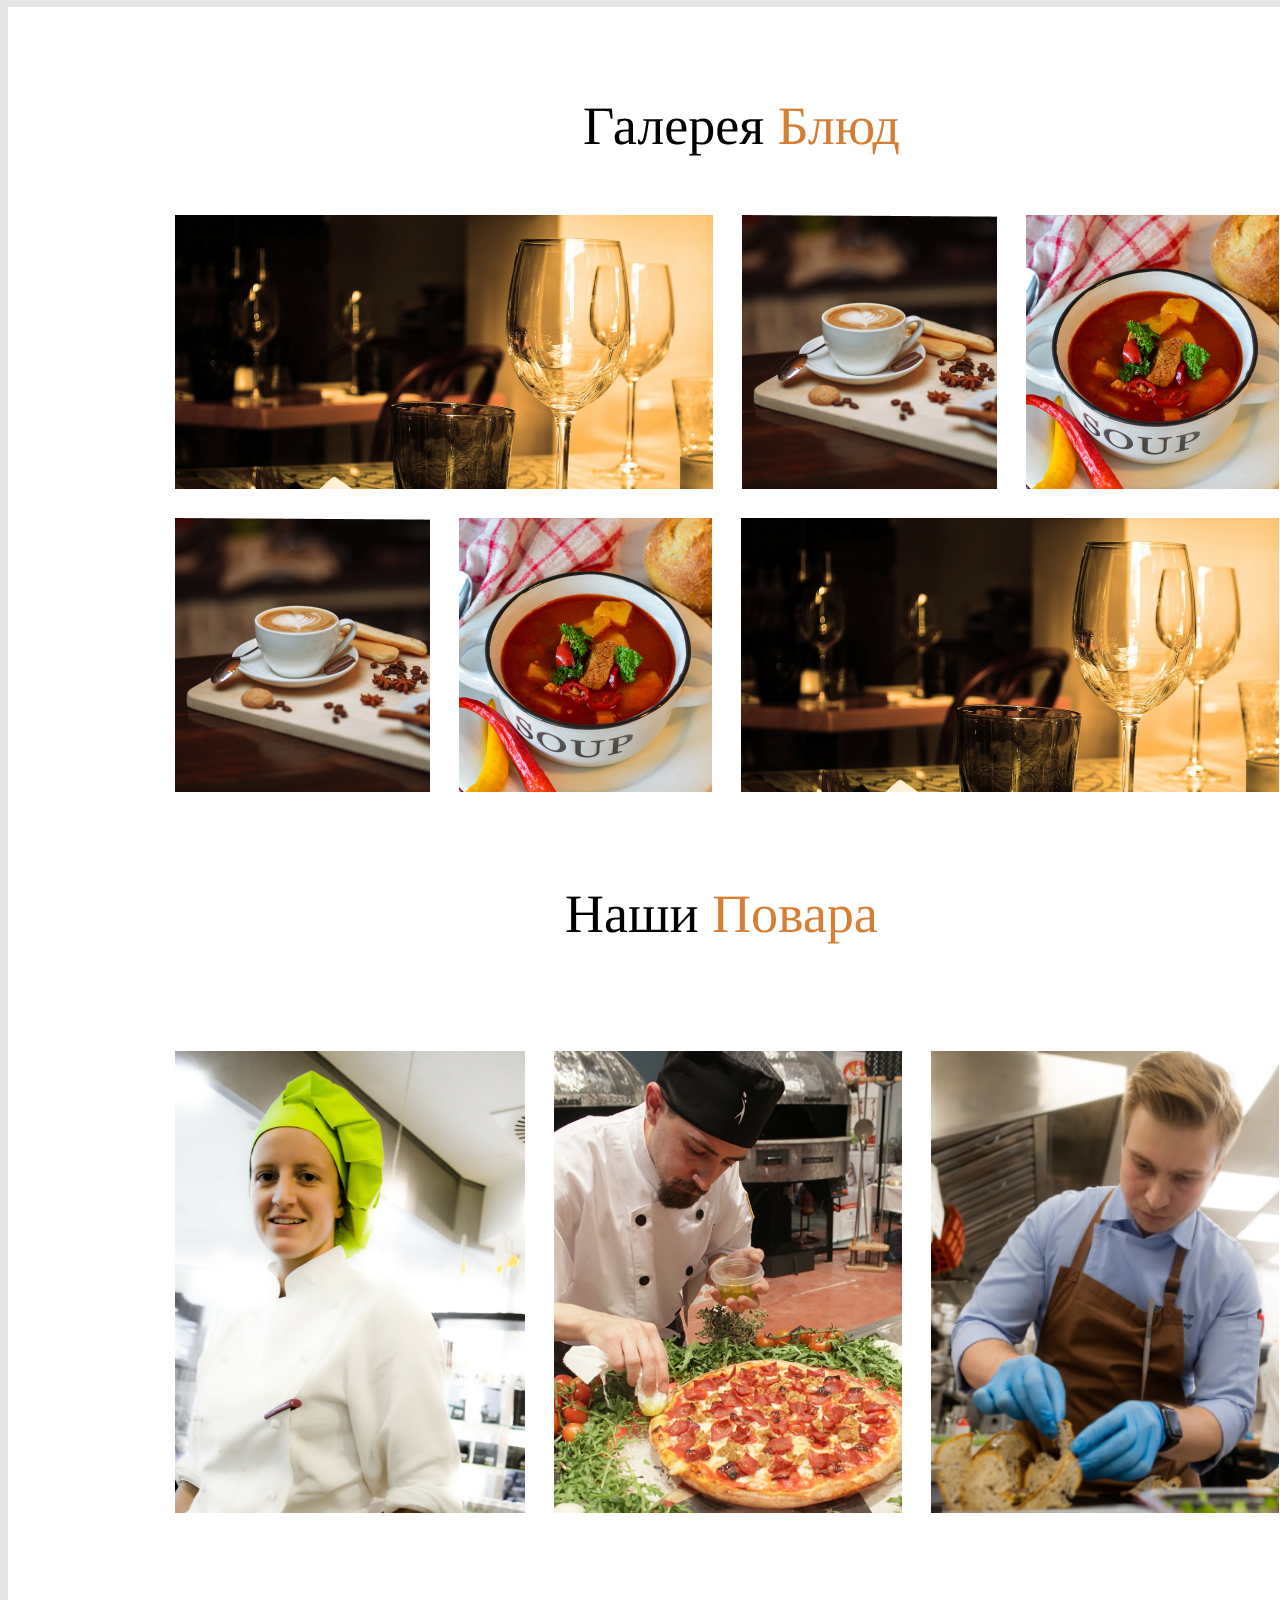
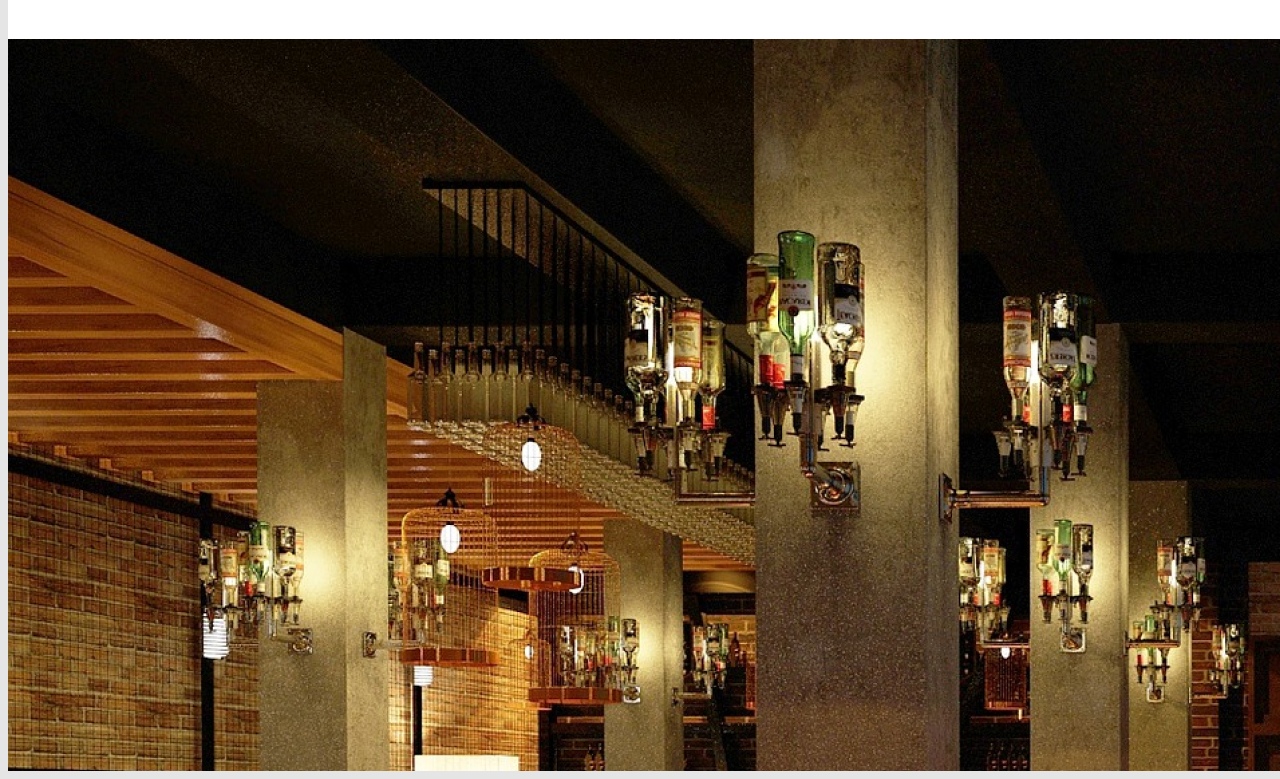
<file: tkachev/index.html>
<!DOCTYPE html>                                                                                                                                                                                                                                                                                                                                                                                                                                                                                                                                                                                                                                                                                                                                                                                                                                                                                                                
<html lang="en">
<head>
    <meta charset="UTF-8">
    <meta http-equiv="X-UA-Compatible" content="IE=edge">
    <meta name="viewport" content="width=device-width, initial-scale=1.0">
    <title>Дом лучшей еды.</title>
    <link href="mycss/mycss.css" rel="stylesheet">
</head>
<body style="background-color: #E5E5E5;">
    <div>
        <div class="fon1">
            <img class="im1Fon1" src="mycss/Rectangle 28.png">
            <img class="im2Fon1" src="mycss/Rectangle 29.png">
            <div class="Ob1Fon1">
                <ul style="display: inline; position: relative; bottom: 20px;">
                    <li class="Spis1Fon1"><img src="mycss/ГЛАВНАЯ.png"></li>
                    <li class="Spis1Fon1"><img src="mycss/МЕНЮ.png"></li>
                    <li class="Spis1Fon1"><img src="mycss/О НАС.png"></li>
                    <li class="Spis1Fon1"><img src="mycss/БРОНЬ.png"></li>
                </ul>
                <img class="im8Fon1" src="mycss/cart.png">
                <img class="im9Fon1" src="mycss/Line 1.png">
                <img class="im10Fon1" src="mycss/Свяжитесь.png">
                <button class="btn2Fon1"><img src="mycss/ЗАКАЗ СТОЛИКА.png"></button>
                <img class="im11Fon1" src="mycss/phone.png">
                <img class="im12Fon1" src="mycss/+999-888-76-54.png">
            </div>
            <div class="Ob2Fon1">
                <img class="im3Fon1" src="mycss/Добро пожаловать в.png">
                <img class="im4Fon1" src="mycss/Наш ресторан.png">
                <img class="im5Fon1" src="mycss/Rectangle 26.png">
                <img class="im6Fon1" src="mycss/ДОМ ЛУЧШЕЙ ЕДЫ.png">
                <img class="im7Fon1" src="mycss/Rectangle 27.png">
            </div>
            <button class="btn1Fon1"><img src="mycss/VIEW MENU.png"></button>
        </div>
        <div class="fon2" style="position: relative;">
            <img style="position: absolute; left: 116px; top: -157px;" src="mycss/intro 2.png">
            <img style="position: absolute; left: 496px; top: -157px;" src="mycss/intro 2.png">
            <img style="position: absolute; left: 876px; top: -157px;" src="mycss/intro 2.png">
            <div class="sizeBlock posit1">
                <img class="im1Fon2" src="mycss/Mask Group.png">
                <img class="im2Fon2" src="mycss/Магическая Атмосфера.png">
                <img class="im3Fon2" src="mycss/В нашем заведении царит магическая атмосфера наполненная вкусными ароматами.png">
            </div>
            <div class="sizeBlock posit2">
                <img class="im4Fon2" src="mycss/Mask Group.png">
                <img class="im5Fon2" src="mycss/Лучшее качество Еды.png">
                <img class="im6Fon2" src="mycss/Качество нашей Еды - отменное!.png">
            </div>
            <div class="sizeBlock posit3">
                <img class="im7Fon2" src="mycss/Mask Group.png">
                <img class="im8Fon2" src="mycss/Недорогая Еда.png">
                <img class="im9Fon2" src="mycss/Стоимость нашей Еды зависит только от ее количества. Качество всегда на высоте!.png">
            </div>
            <img class="im10Fon2" src="mycss/Наша История.png">
            <img class="im11Fon2" src="mycss/Как и у любого другого самобытного места, у нас есть своя, особая история. Идея ресторана пришла основателям неожи.png">
            <img class="im12Fon2" src="mycss/93.png">
            <img class="im13Fon2" src="mycss/206.png">
            <img class="im14Fon2" src="mycss/71.png">
            <img class="im15Fon2" src="mycss/Напитки.png">
            <img class="im16Fon2" src="mycss/food items.png">
            <img class="im17Fon2" src="mycss/Закуски.png">
            <img class="im21Fon2" src="mycss/design box.png">
            <img class="im18Fon2" src="mycss/430 1.png">
            <img class="im19Fon2" src="mycss/233] 1.png">
            <img class="im20Fon2" src="mycss/255 1.png">
        </div>
        <div class="fon3" style="position: relative;">
            <img class="im1Fon3" src="mycss/Отпразднуйте в одном из самых лучших ресторанов..png">
            <img class="im2Fon3" src="mycss/Только в этом месяце бизнес-ланч от 250 ₽(1).png">
            <button class="btn1Fon3"><img src="mycss/ЗАКАЗ СТОЛИКА.png"></button>
        </div>
        <div class="fon4">
            <img class="im1Fon4" src="mycss/Наши Блюда.png"><br>
            <div class="table">
                <div class="left">
                    <img class="img2fon4" src="mycss/pizza-4968645_1920 (1) 1.png">
                </div> 
                <div class="right">
                    <div> 
                        <img class="img3fon4" src="mycss/hamburger-494706_1920 1.png">
                        <img class="img4fon4" src="mycss/Гамбургер мини.png">
                        <img class="img5fon4" src="mycss/Vector.png">
                        <img class="img4fon4" src="mycss/220 ₽.png">
                    </div>
                    <div>
                        <img class="img3fon4" src="mycss/hamburger-494706_1920 1.png">
                        <img class="img4fon4" src="mycss/Гамбургер мини.png">
                        <img class="img5fon4" src="mycss/Vector.png">
                        <img class="img4fon4" src="mycss/220 ₽.png">
                    </div>
                    <div>
                        <img class="img3fon4" src="mycss/hamburger-494706_1920 1.png">
                        <img class="img4fon4" src="mycss/Гамбургер мини.png">
                        <img class="img5fon4" src="mycss/Vector.png">
                        <img class="img4fon4" src="mycss/220 ₽.png"> 
                    </div>
                </div>    
            </div>
        </div>
        <div class="fon5">
        <div class="flexWindowContainer">
            <div class="item5">
            <div class="ObjectSizeFon5"> 
                <img class="krugFon5" src="mycss/abstract-1238247_1920 1.png">
                <img class="koordinaty5" src="mycss/Ellipse 5.png">
                <img class="koorditaty420_5" src="mycss/420.png">
                <img class="koordinatyGamb5" src="mycss/Гамбургер макси.png">
                <img class="koord5" src="mycss/Максимально толстый слой мяса.png">
                <button class="btn1Fon5"><img src="mycss/ЗАКАЗАТЬ.png"></button>
                <button class="recomFon5"><img src="mycss/RECOMMENDED.png"></button>
            </div>
            </div>
            <div class="item5">
            <div class="ObjectSizeFon5">
                <img class="krugFon5" src="mycss/abstract-1238247_1920 1.png">
                <img class="koordinaty5" src="mycss/Ellipse 5.png">
                <img class="koorditaty420_5" src="mycss/420.png">
                <img class="koordinatyGamb5" src="mycss/Гамбургер макси.png">
                <img class="koord5" src="mycss/Максимально толстый слой мяса.png">
                <button class="btn1Fon5"><img src="mycss/ЗАКАЗАТЬ.png"></button>
            </div>
            </div>
            <div class="item5">
            <div class="ObjectSizeFon5">
                <img class="krugFon5" src="mycss/abstract-1238247_1920 1.png">
                <img class="koordinaty5" src="mycss/Ellipse 5.png">
                <img class="koorditaty420_5" src="mycss/420.png">
                <img class="koordinatyGamb5" src="mycss/Гамбургер макси.png">
                <img class="koord5" src="mycss/Максимально толстый слой мяса.png">
                <button class="btn1Fon5"><img src="mycss/ЗАКАЗАТЬ.png"></button>
            </div>
            </div>
            <div class="item5">
            <div class="ObjectSizeFon5">
                <img class="krugFon5" src="mycss/abstract-1238247_1920 1.png">
                <img class="koordinaty5" src="mycss/Ellipse 5.png">
                <img class="koorditaty420_5" src="mycss/420.png">
                <img class="koordinatyGamb5" src="mycss/Гамбургер макси.png">
                <img class="koord5" src="mycss/Максимально толстый слой мяса.png">
                <button class="btn1Fon5"><img src="mycss/ЗАКАЗАТЬ.png"></button>
            </div>
            </div>
            <div class="item5">
            <div class="ObjectSizeFon5">
                <img class="krugFon5" src="mycss/abstract-1238247_1920 1.png">
                <img class="koordinaty5" src="mycss/Ellipse 5.png">
                <img class="koorditaty420_5" src="mycss/420.png">
                <img class="koordinatyGamb5" src="mycss/Гамбургер макси.png">
                <img class="koord5" src="mycss/Максимально толстый слой мяса.png">
                <button class="btn1Fon5"><img src="mycss/ЗАКАЗАТЬ.png"></button>
            </div>
            </div>
            <div class="item5">
            <div class="ObjectSizeFon5">
                <img class="krugFon5" src="mycss/abstract-1238247_1920 1.png">
                <img class="koordinaty5" src="mycss/Ellipse 5.png">
                <img class="koorditaty420_5" src="mycss/420.png">
                <img class="koordinatyGamb5" src="mycss/Гамбургер макси.png">
                <img class="koord5" src="mycss/Максимально толстый слой мяса.png">
                <button class="btn1Fon5"><img src="mycss/ЗАКАЗАТЬ.png"></button>
            </div>
            </div>
            <div class="item5">
            <div class="ObjectSizeFon5">
                <img class="krugFon5" src="mycss/abstract-1238247_1920 1.png">
                <img class="koordinaty5" src="mycss/Ellipse 5.png">
                <img class="koorditaty420_5" src="mycss/420.png">
                <img class="koordinatyGamb5" src="mycss/Гамбургер макси.png">
                <img class="koord5" src="mycss/Максимально толстый слой мяса.png">
                <button class="btn1Fon5"><img src="mycss/ЗАКАЗАТЬ.png"></button>
            </div>
            </div>
            <div class="item5">
               <div class="ObjectSizeFon5"> 
                <img class="krugFon5" src="mycss/abstract-1238247_1920 1.png">
                <img class="koordinaty5" src="mycss/Ellipse 5.png">
                <img class="koorditaty420_5" src="mycss/420.png">
                <img class="koordinatyGamb5" src="mycss/Гамбургер макси.png">
                <img class="koord5" src="mycss/Максимально толстый слой мяса.png">
                <button class="btn1Fon5"><img src="mycss/ЗАКАЗАТЬ.png"></button>
                <button class="recomFon5"><img src="mycss/RECOMMENDED.png"></button>
            </div>
            </div>
            <div class="item5">
            <div class="ObjectSizeFon5">
                <img class="krugFon5" src="mycss/abstract-1238247_1920 1.png">
                <img class="koordinaty5" src="mycss/Ellipse 5.png">
                <img class="koorditaty420_5" src="mycss/420.png">
                <img class="koordinatyGamb5" src="mycss/Гамбургер макси.png">
                <img class="koord5" src="mycss/Максимально толстый слой мяса.png">
                <button class="btn1Fon5"><img src="mycss/ЗАКАЗАТЬ.png"></button>
            </div>
            </div>
            <div class="item5">
            <div class="ObjectSizeFon5">
                <img class="krugFon5" src="mycss/abstract-1238247_1920 1.png">
                <img class="koordinaty5" src="mycss/Ellipse 5.png">
                <img class="koorditaty420_5" src="mycss/420.png">
                <img class="koordinatyGamb5" src="mycss/Гамбургер макси.png">
                <img class="koord5" src="mycss/Максимально толстый слой мяса.png">
                <button class="btn1Fon5"><img src="mycss/ЗАКАЗАТЬ.png"></button>
            </div>
            </div>
        </div>
        </div>
        <div class="fon6">
            <img class="im1Fon6" src="mycss/Я надолго запомню мой День рождения, проведённый в этом ресторане! Кусочек родной Армении!!! Отдельное спасибо за .png">
            <img class="im2Fon6" src="mycss/beard-1845166_1920 1.png">
            <img class="im3Fon6" src="mycss/Посетитель.png">
            <img class="im4Fon6" src="mycss/Николай.png">
        </div>
        <div class="fon7">
            <img class="im1Fon7" src="mycss/Галерея Блюд.png">
            <img class="im2Fon7" src="mycss/table-71380_1280 1.png">
            <img class="im3Fon7" src="mycss/coffee-3120750_1920 1.png">
            <img src="mycss/goulash-6054124_1920 2.png">
            <img class="im4Fon7" src="mycss/coffee-3120750_1920 1.png">
            <img class="im5Fon7" src="mycss/goulash-6054124_1920 2.png">
            <img class="im6Fon7" src="mycss/table-71380_1280 1.png">
            <img class="im7Fon7" src="mycss/Наши Повара.png">
            <img class="im8Fon7" src="mycss/cook-196932_1920 1.png">
            <img class="im9Fon7" src="mycss/pizza-366111_1280 1.png">
            <img src="mycss/image 4.png">
        </div>
        <div class="fon8"></div>
    </div>
</body>
</html>
</file>
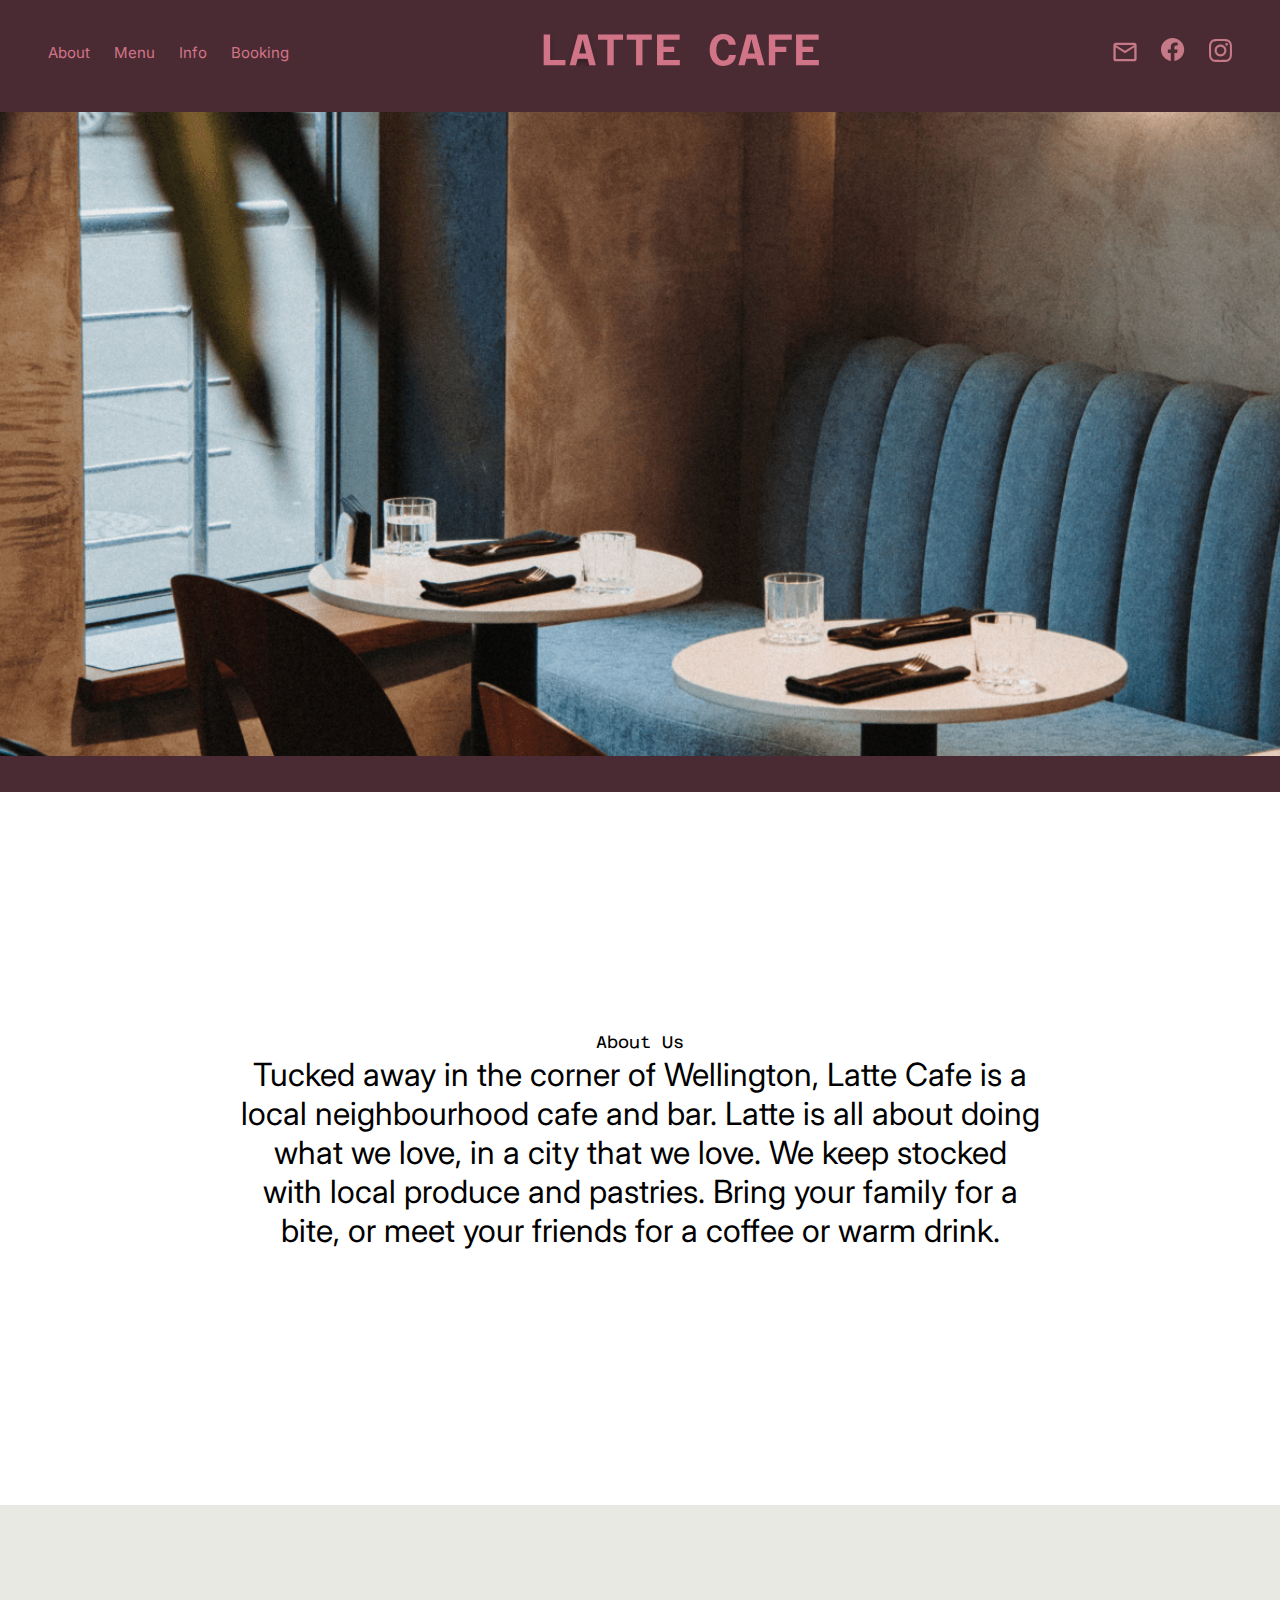
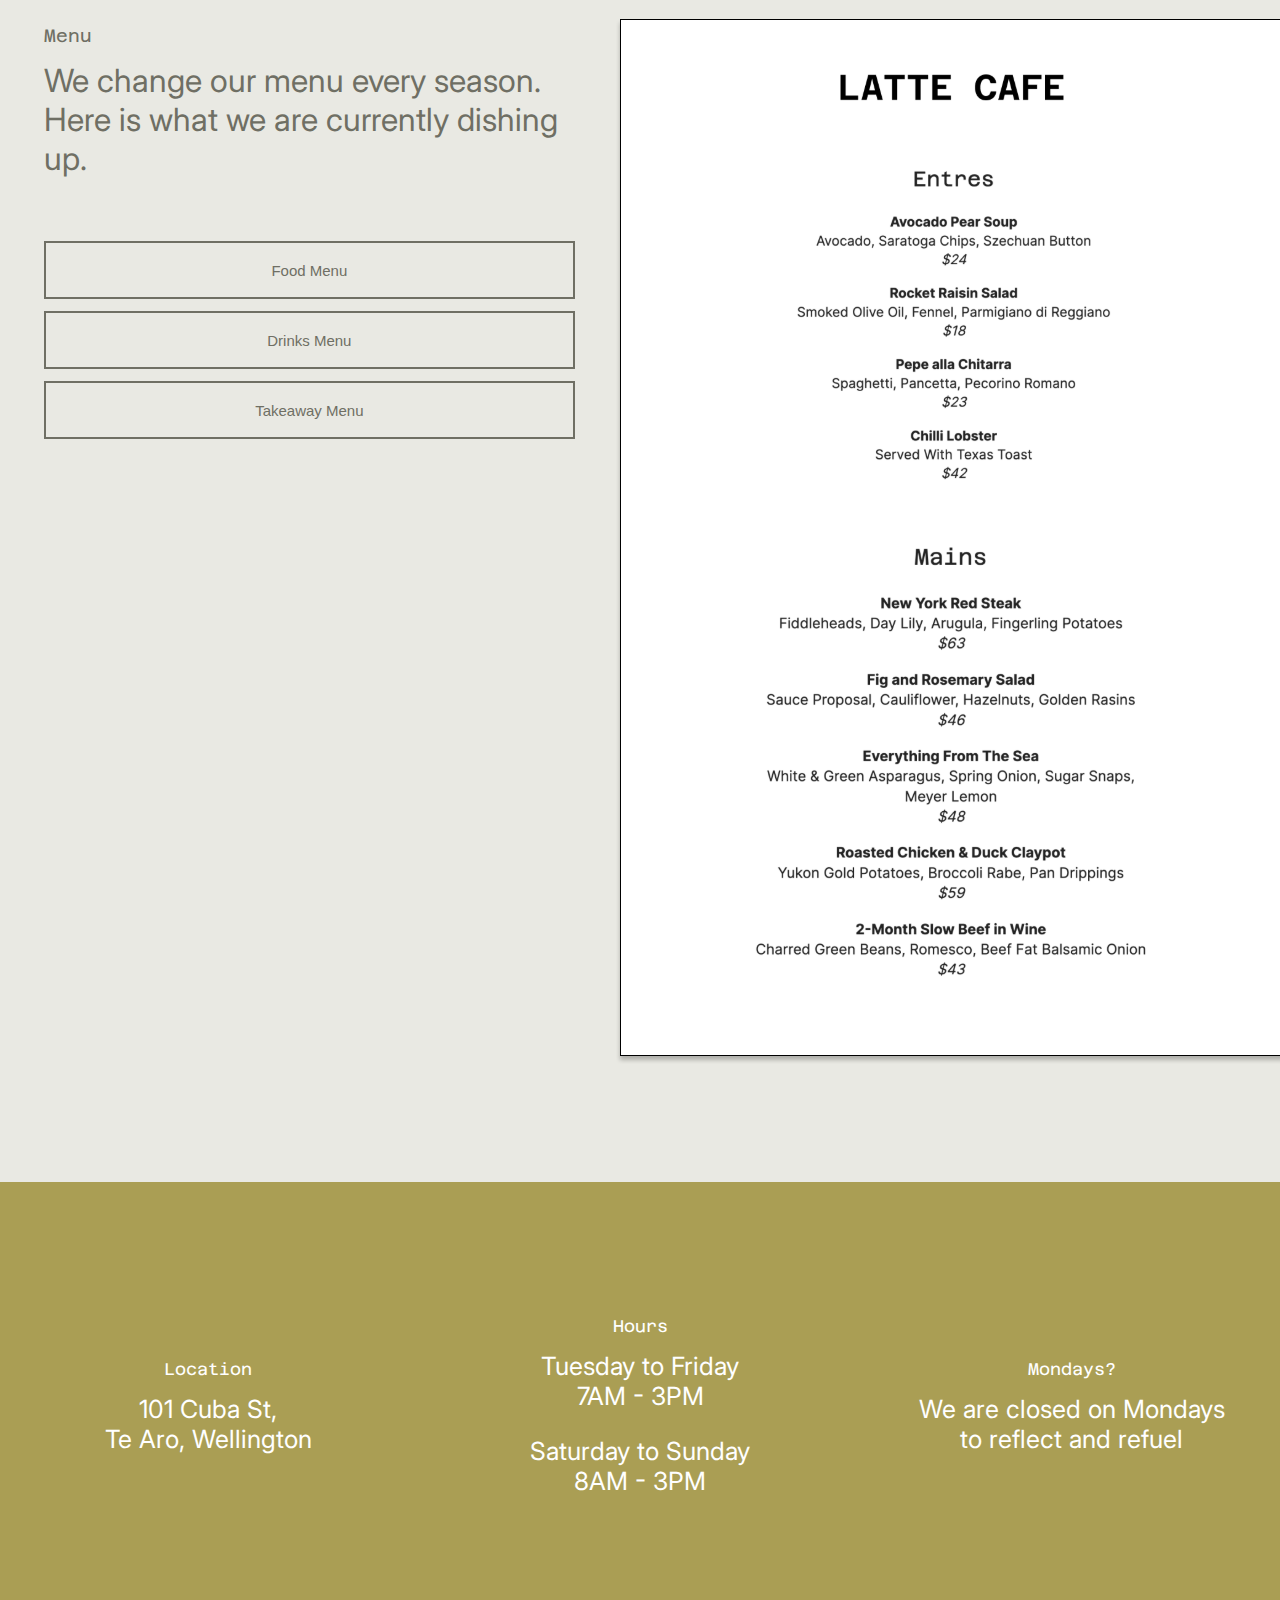
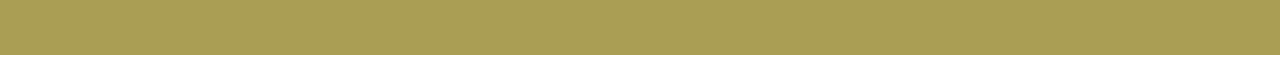
<file: ustinova/index.html>
<!DOCTYPE html>
<html lang="en">
<head>
    <meta charset="UTF-8">
    <meta http-equiv="X-UA-Compatible" content="IE=edge">
    <meta name="viewport" content="width=<device-width>, initial-scale=1.0">
    <title>LATTE CAFE</title>
    <link href="style.css" rel="stylesheet">

    <!-- Подключение шрифтов -->
    <!-- Шрифт Inter -->
    <link rel="preconnect" href="https://fonts.googleapis.com">
    <link rel="preconnect" href="https://fonts.gstatic.com" crossorigin>
    <link href="https://fonts.googleapis.com/css2?family=Inter&display=swap" rel="stylesheet">
    <!-- Шрифт Azeret Mono -->
    <link rel="preconnect" href="https://fonts.googleapis.com">
    <link rel="preconnect" href="https://fonts.gstatic.com" crossorigin>
    <link href="https://fonts.googleapis.com/css2?family=Azeret+Mono:wght@700&display=swap" rel="stylesheet">
</head>

<body>
    <header>
        <nav class="menu_links">
            <ul>
                <li><a href="#">About</a></li>
                <li><a href="#">Menu</a></li>
                <li><a href="#">Info</a></li>
                <li><a href="#">Booking</a></li>
            </ul>
        </nav>
        <div class="logo">
            <svg width="276" height="32" viewBox="0 0 276 32" fill="none" xmlns="http://www.w3.org/2000/svg">
                <g clip-path="url(#clip0_1_23)">
                <g filter="url(#filter0_d_1_23)">
                <path d="M0.683167 31.3557V0.529957H7.09225V26.0561H22.4299V31.3557H0.683167Z" fill="#D27487"/>
                </g>
                <g filter="url(#filter1_d_1_23)">
                <path d="M31.1988 24.8196V19.52H49.0117V24.8196H31.1988ZM34.9558 0.529957H44.459L52.8571 31.3557H46.3155L41.5418 12.8955L39.6853 5.16706L37.8289 12.8955L32.9669 31.3557H26.602L34.9558 0.529957Z" fill="#D27487"/>
                </g>
                <path d="M64.3086 31.3557V5.82951H54.9822V0.529957H80.044V5.82951H70.7176V31.3557H64.3086Z" fill="#D27487"/>
                <path d="M93.0562 31.3557V5.82951H83.7299V0.529957H108.792V5.82951H99.4655V31.3557H93.0562Z" fill="#D27487"/>
                <path d="M114.025 31.3557V0.529957H136.655V5.82951H120.478V12.7631H131.174V18.0626H120.478V26.0561H136.832V31.3557H114.025Z" fill="#D27487"/>
                <path d="M180.098 31.8856C177.328 31.8856 174.941 31.2232 172.937 29.8983C170.933 28.5734 169.387 26.7186 168.296 24.3337C167.206 21.9195 166.661 19.1225 166.661 15.9428C166.661 12.7042 167.22 9.89252 168.34 7.50769C169.46 5.1229 171.036 3.28278 173.07 1.98733C175.133 0.662443 177.549 0 180.318 0C182.499 0 184.503 0.426907 186.33 1.28072C188.157 2.13454 189.645 3.37111 190.794 4.99041C191.973 6.58027 192.636 8.50871 192.784 10.7757H185.756C185.578 9.127 185.019 7.80211 184.076 6.80108C183.133 5.80006 181.88 5.29955 180.318 5.29955C178.963 5.29955 177.755 5.71174 176.695 6.5361C175.633 7.36048 174.794 8.56761 174.175 10.1575C173.585 11.7473 173.29 13.6758 173.29 15.9428C173.29 18.2098 173.585 20.1383 174.175 21.7282C174.764 23.318 175.56 24.5252 176.562 25.3495C177.593 26.1738 178.772 26.5861 180.098 26.5861C181.188 26.5861 182.146 26.3653 182.971 25.9236C183.795 25.4525 184.458 24.7901 184.96 23.9363C185.49 23.0824 185.814 22.0667 185.932 20.889H192.916C192.709 23.1267 192.061 25.0698 190.971 26.7186C189.88 28.3673 188.422 29.648 186.595 30.5608C184.768 31.444 182.603 31.8856 180.098 31.8856Z" fill="#D27487"/>
                <path d="M199.916 24.8196V19.52H217.729V24.8196H199.916ZM203.674 0.529957H213.177L221.575 31.3557H215.033L210.259 12.8955L208.404 5.16706L206.547 12.8955L201.684 31.3557H195.319L203.674 0.529957Z" fill="#D27487"/>
                <path d="M225.836 31.3557V0.529957H248.776V5.82951H232.245V12.7631H243.294V18.0626H232.245V31.3557H225.836Z" fill="#D27487"/>
                <path d="M253.052 31.3557V0.529957H275.683V5.82951H259.506V12.7631H270.203V18.0626H259.506V26.0561H275.861V31.3557H253.052Z" fill="#D27487"/>
                </g>
                <defs>
                <filter id="filter0_d_1_23" x="-3.31683" y="0.529957" width="29.7467" height="38.8257" filterUnits="userSpaceOnUse" color-interpolation-filters="sRGB">
                <feFlood flood-opacity="0" result="BackgroundImageFix"/>
                <feColorMatrix in="SourceAlpha" type="matrix" values="0 0 0 0 0 0 0 0 0 0 0 0 0 0 0 0 0 0 127 0" result="hardAlpha"/>
                <feOffset dy="4"/>
                <feGaussianBlur stdDeviation="2"/>
                <feComposite in2="hardAlpha" operator="out"/>
                <feColorMatrix type="matrix" values="0 0 0 0 0 0 0 0 0 0 0 0 0 0 0 0 0 0 0.25 0"/>
                <feBlend mode="normal" in2="BackgroundImageFix" result="effect1_dropShadow_1_23"/>
                <feBlend mode="normal" in="SourceGraphic" in2="effect1_dropShadow_1_23" result="shape"/>
                </filter>
                <filter id="filter1_d_1_23" x="22.602" y="0.529957" width="34.2551" height="38.8257" filterUnits="userSpaceOnUse" color-interpolation-filters="sRGB">
                <feFlood flood-opacity="0" result="BackgroundImageFix"/>
                <feColorMatrix in="SourceAlpha" type="matrix" values="0 0 0 0 0 0 0 0 0 0 0 0 0 0 0 0 0 0 127 0" result="hardAlpha"/>
                <feOffset dy="4"/>
                <feGaussianBlur stdDeviation="2"/>
                <feComposite in2="hardAlpha" operator="out"/>
                <feColorMatrix type="matrix" values="0 0 0 0 0 0 0 0 0 0 0 0 0 0 0 0 0 0 0.25 0"/>
                <feBlend mode="normal" in2="BackgroundImageFix" result="effect1_dropShadow_1_23"/>
                <feBlend mode="normal" in="SourceGraphic" in2="effect1_dropShadow_1_23" result="shape"/>
                </filter>
                <clipPath id="clip0_1_23">
                <rect width="276" height="32" fill="white"/>
                </clipPath>
                </defs>
            </svg>
        </div>
        <div class="social_networks">
            <ul>
                <li><a href="#"><img src="image/email-icon.svg" alt="email_link>"></a></li>
                <li><a href="#"><img src="image/facebook-icon.svg" alt="facebook_link>"></a></li>
                <li><a href="#"><img src="image/instagram-icon.svg" alt="instagram_link>"></a></li>
            </ul>
        </div>
    </header>
    
    <div class="main">
        <img src="image/main-image.svg" alt="photo_cafe">
    </div>

    <div class="page_about_us">
        <p class="title_about_us">About Us</p>
        <p class="text_about_us">
            Tucked away in the corner of Wellington, Latte Cafe is a <br> 
            local neighbourhood cafe and bar. Latte is all about doing <br> 
            what we love, in a city that we love. We keep stocked <br> 
            with local produce and pastries. Bring your family for a <br> 
            bite, or meet your friends for a coffee or warm drink.
        </p>
    </div>
    
    <div class="page_menu">
        <div class="menu-container">
            <p class="title_menu">
                Menu
            </p>
            <p class="about_menu">
                We change our menu every season. <br>
                Here is what we are currently dishing up.
            </p>
            <div class="menu_buttons">
                <button>Food Menu</button>
                <button>Drinks Menu</button>
                <button>Takeaway Menu</button>
            </div>
        </div>
        <div class="menu-img">
            <img src="image/menu-img.svg">
        </div>
    </div>

    <div class="adress_working_time">
        <div class="awt">
            <p class="awt_title">
                Location
            </p>
            <p class="awt_description"> 
                101 Cuba St, <br> 
                Te Aro, Wellington
            </p>
        </div>
        <div class="awt">
            <P class="awt_title">
                Hours
            </P>
            <P class="awt_description">
                Tuesday to Friday <br> 
                7AM - 3PM
            </P>
            <p class="awt_description">
                Saturday to Sunday <br> 
                8AM - 3PM
            </p>
        </div>
        <div class="awt">
            <p class="awt_title">Mondays?</p>
            <p class="awt_description"> We are closed on Mondays <br> 
                to reflect and refuel</p>
        </div>
    </div>

    <!-- <div class="awards">
        <p class="awards_title">Award winning cafe and bar.</p>
        <p class="award_description"> Lorem ipsum dolor sit amet, consectetur adipiscing elit, sed do eiusmod tempor incididunt ut labore et dolore 
            magna aliqua. Ut enim ad minim veniam, quis nostrud exercitation ullamco laboris nisi ut aliquip ex ea commodo consequat. 
            Duis aute irure dolor in reprehenderit in voluptate velit esse cillum dolore eu fugiat nulla pariatur. 
            Excepteur sint occaecat cupidatat non proident, sunt in culpa qui officia deserunt mollit anim id est laborum.</p>
    </div> -->
</body>
</html>
</file>
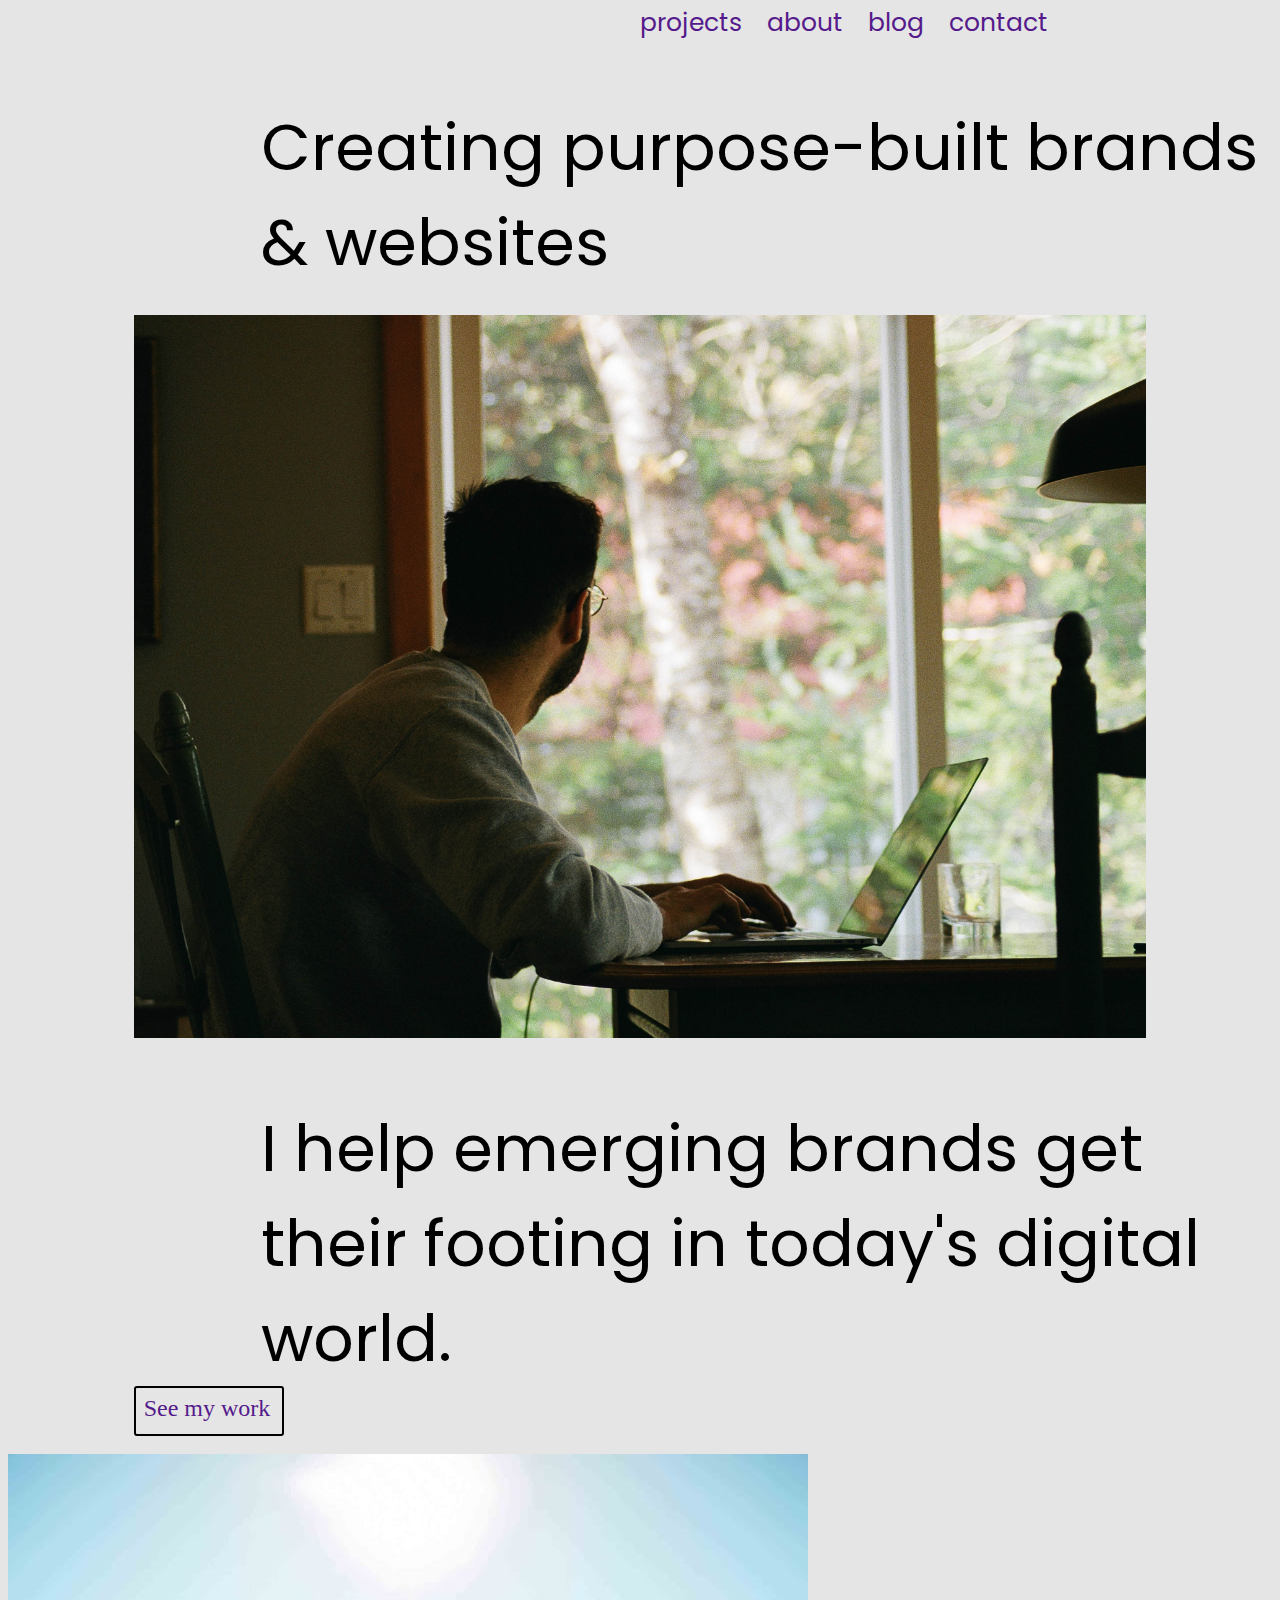
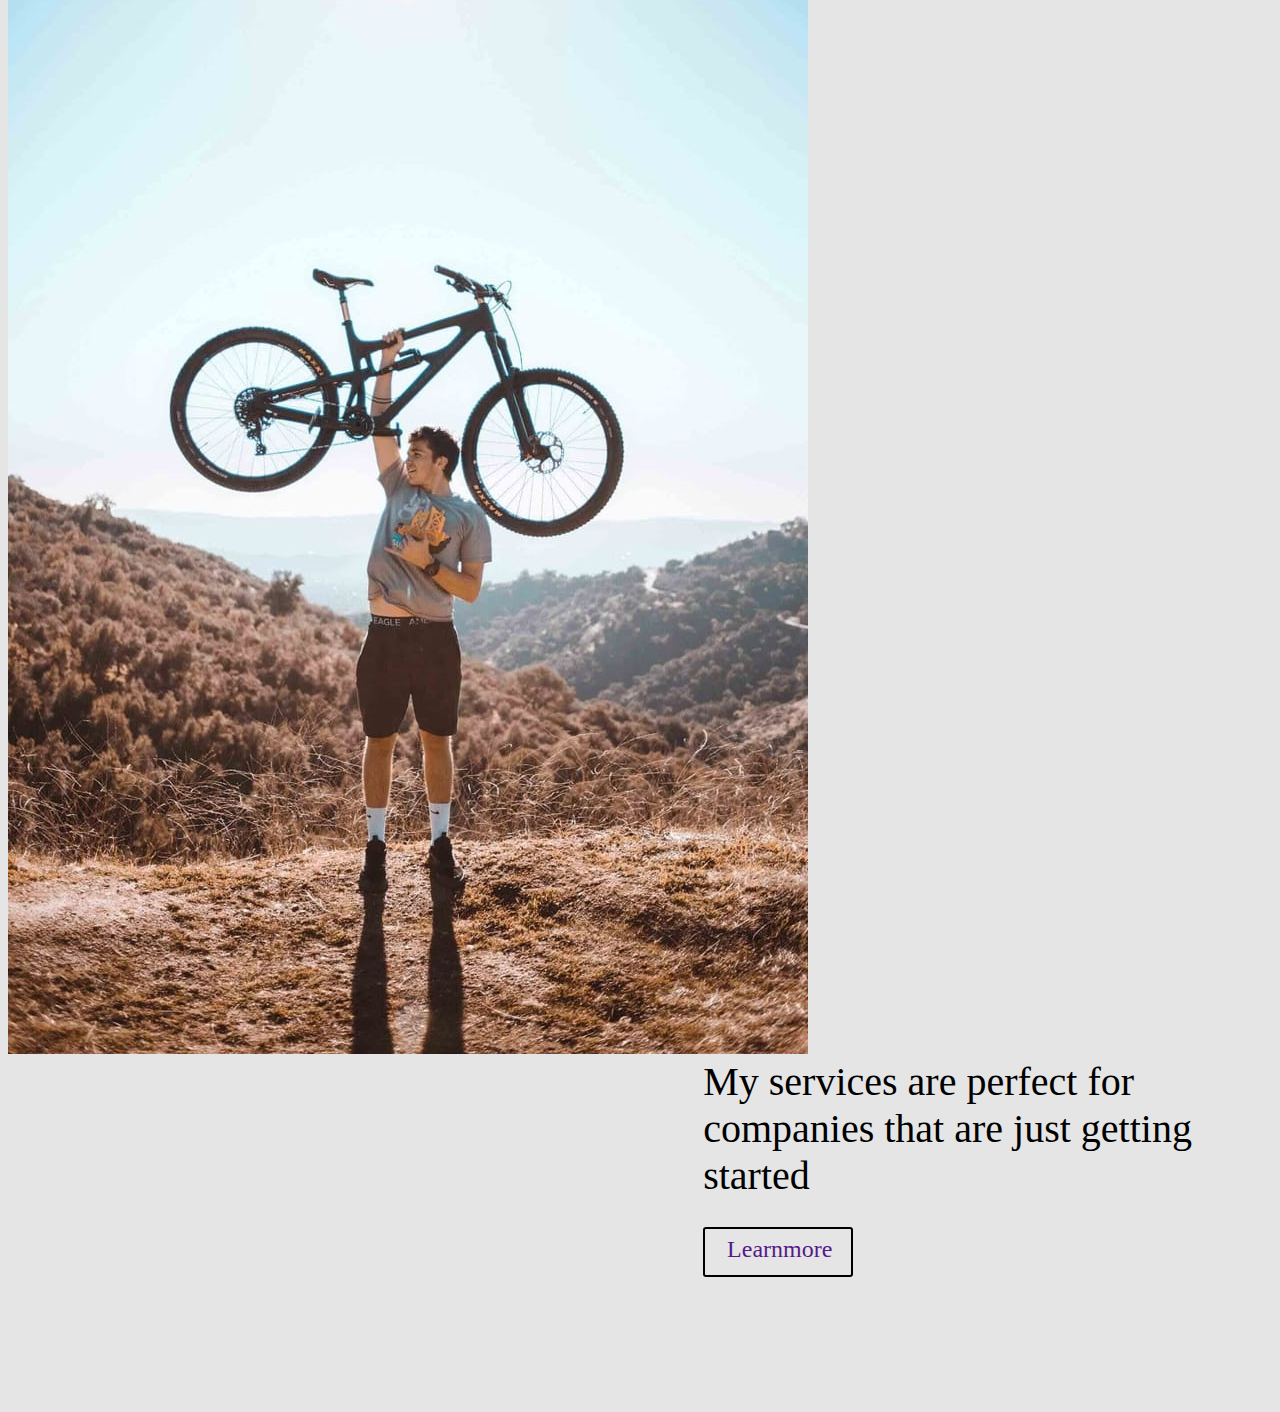
<file: brezhnev/2index.html>
<!DOCTYPE html>
<html lang="en">
<head>
    <meta charset="UTF-8">
    <meta http-equiv="X-UA-Compatible" content="IE=edge">
    <meta name="viewport" content="width=device-width, initial-scale=1.0">
    <title>сайт</title>
    <link rel="stylesheet" href="css\style.css">
</head>
<body>
    <div>
        <div id="div1" class="div1">
           <a href="">projects</a> 
        </div>
        <div id="div2" class="div1">
           <a href="">about</a> 
        </div>
        <div id="div3" class="div1">
           <a href="">blog</a> 
        </div>
        <div id="div4" class="div1">
           <a href="">contact</a> 
        </div>
    </div>
    <div class="divtext1">
        Creating purpose-built brands & websites
    </div>
    <div class="divimg1">
        <img src="image\THUMB_ARTIGO_PM_2021_1__4x3.jpg">
    </div>
    <div class="divtext2">
        I help emerging brands get their footing in today's digital world.
    </div>
    <div class="divblock1"> <a href="">
        <div id="divblock1">See my work</div>
    </a></div>
    <div class="divblock2">
      <div class="divimg2"><img src="image\60bd77fce0006723d0ca4ff0_60bbf0fe68bf72f5acfa0c19_clayton-cardinalli-MJrtAqUemUQ-unsplash-p-800.jpeg" ></div>  
      <div class="divblock3">
      <div id="divtext5">My services are perfect for companies that are just getting started</div>
        <div id="divblock4">
            <a href=""><div id="divtext3">Learnmore</div></a>
        </div>
      </div>
    </div>
        </div>
    </div>
     
</body>
</html>
</file>
<file: frolov/style.css>
* {
  box-sizing: border-box;
}
@import url('https://fonts.googleapis.com/css2?family=Noto+Sans:wght@400;700&display=swap');
header {
 height: 100vh;
 background-repeat: no-repeat;
 background-position: center;
 background-image: url("background.jpg");
 background-size: cover ;
 width: 1921px;
 height: 900px;
 left: -1px;
 top: 0px; 
}
.logo {
  text-align: center;
  font-family: 'Noto Sans';
  font-style: normal;
  font-weight: 400;
  font-size: 42px;
  line-height: 57px;
  color: #FFFFFF;   

}
.text1{
  text-align: center;
  position: absolute;
  width: 315.16px;
  height: 25px;
  left: 802px;
  top: 261px;
  font-family: 'Noto Sans';
  font-style: normal;
  font-weight: 400;
  font-size: 18px;
  line-height: 25px;
  color: #FFFFFF;
      
}
h3 {
  position: absolute;
  width: 932px;
  height: 86px;
  left: 493px;
  text-align: center;
  top: 286px;
  font-family: 'Noto Sans';
  font-style: normal;
  font-weight: 700;
  font-size: 64px;
  line-height: 87px;
  font-variant: small-caps;  
  color: #FFFFFF;
}
.text2{

  position: absolute;
  width: 589px;
  height: 57px;
  left: 665px;
  top: 450px;
  font-family: 'Noto Sans';
  font-style: normal;
  font-weight: 400;
  font-size: 42px;
  line-height: 57px;  
  color: #FFFFFF;    
}
.button1{
  display: flex;
  position: absolute;
  justify-content: center;
  
 
  height: 25px;
  left: 855.58px;
  top: 541px;
  font-family: 'Noto Sans';
  font-style: normal;
  font-weight: 400;
  font-size: 18px;
  line-height: 25px;
  color: #FFFFFF;   
}
h1 {
 height: 33px;
 width: 198px;
 left: 360px;
 top: 1050px;
 margin-left: 360px;
 border-radius: nullpx;
 font-size: 24px;
 color:grey;
 font-style: bold;
  

}

h2 {
  font-size: 18px;
  color: black;
  font-style: bold;
  height: 25px;
  width: 510px;
  left: 360px;
  top: 1143px;
  margin-left: 360px;
  border-radius: nullpx;
  
}

section {
  font-size: 14px;
  color: black;
  font-style:normal;
  height: 76px;
  width: 510px;
  top: 1183px;
  left: 360px;

}
.pic1 {
  position: absolute;
  display: block;
  width: 600px;
  height: 670px;
  top: 1143px;
  left: 959px;
}




.group1 {
  height: 76px;
  width: 510px;
  left: 360px;
  top: 1183px;
  margin-left: 360px;
  border-radius: nullpx;
  

}
.group2 {
  height: 76px;
  width: 510px;
  left: 360px;
  top: 1374px;
  margin-left: 360px;
  border-radius: nullpx;
  

}
.group3 {
  height: 76px;
  width: 510px;
  left: 360px;
  top: 1540px;
  margin-left: 360px;
  border-radius: nullpx;
  
}
.group4 {
  height: 76px;
  width: 510px;
  left: 360px;
  top: 1706px;
  margin-left: 360px;
  border-radius: nullpx;
  
}
</file>
<file: Kubrik2/style.css>
*,
*::before,
*::after {
    box-sizing: border-box;
    margin: 0;

}

body {
    margin: 0;
    font-family: 'Poppins', sans-serif;
    font-size: 16px;
    color:#575445;
    background-color: #fff;
    -webkit-font-smoothing: antialiased;
}

h1, h2, h3, h4 {
    font-family: 'Roboto', sans-serif;
}

a {
    color: #575445;
    text-decoration: none;
    transition: opacity .2s linear;
}

a:hover {
    opacity: 0.75;
}

.container {
    max-width: 1168px;
    width: 100%;
    margin: 0 auto;
}


.pre_title{
    color: #E6B939;
    letter-spacing: 2px;
    text-transform: uppercase;
    line-height: 20px;
}

.title {
    font-size: 36px;
    font-weight: 400;
    line-height: 62px;
}

.buttons {
    background-color: #575445;
    height: 44px;
    border-radius: 6px;
    color: #fff;
    line-height: 22px;
    font-weight: 400;
    display: flex;
    justify-content: center;
    padding-top: 10px;
    opacity: 0.85;
    transition: opacity .2s linear;
    cursor: pointer;
}

.buttons:hover {
    opacity: 1;
}

.buttons:active {
    background-color: #403d36;
}

/* header  */

.logo {
    height: 39px;
}

.nav {
    display: flex;
    align-items: center;
}

.nav_item{
    margin-left: 24px;
}

.buy_buttons {
    margin-left: 40px;
    width: 306px;
    display: flex;
    justify-content: space-between;
}

.template {
    width: 143px;
}

.cart {
    width: 125px;
}

header {
    height: 79px;
    width: 100%;
    position: absolute;
    top: 0;
    left: 0;
    z-index: 1000;
    background-color: #fff;
}

.header_inner {
    display: flex;
    justify-content: space-between;
    align-items: center;
    padding: 20px;
}


/* intro */

.intro {
    width: 100%;
    min-width: 1440px;
    min-height: 640px;
    background: url('img/intro.png') no-repeat 50% 50%;
    padding: 218px 20px 0 20px;
    margin: 0 auto;
    background-size: 100%;
}

.intro_text{
    margin: auto 0;
    padding-left: 136px;
}

.intro-title {
    color: #fff;
    width: 416px;
    font-size: 48px;
    font-weight: 400;
}

.intro-sub {
    width: 495px;
    font-size: 17px;
    color: #CACCD1;
}


/* about us */

.about {
    background: url('img/shape/1.png') no-repeat 11px 548px, 
                url('img/shape/2.png') no-repeat 587px -28px;
}

.about_img {
    width: 576px;
    height: 576px;
}

.about_us {
    display: flex;
    justify-content: space-between;
    max-width: 1240px;
    padding: 100px 20px 0 20px;
    height: 776px;
    align-items: center;
}
.about_us_text {
    max-width: 520px;
    padding-left: 20px;
}

.title_about {
    margin-bottom: 8px;
}

.text_about{
    max-width: 384px;
    line-height: 19px;
    margin-bottom: 20px;
}


/* promise */

.promise {
    height: 900px;
    background-size: 100%;
    padding-top: 99px;
    background: url('img/shape/3.png') no-repeat 100% 0,
                url('img/shape/4.png') no-repeat 0 100% #FAFAFC; 
}

.promise_text {
    height: auto;
    text-align: center;
    margin-bottom: 71px;
}

.promise_title {
    margin-bottom: 7px;
}

.text_promise {
    max-width: 538px;
    margin: 0 auto;
}

.promise-items {
    display: flex;
    flex-wrap: wrap;    
}

.promise-item {
    width: 33.3333%;
    padding: 0 56.5px 110px 56.5px;
    text-align: center;
}



.promise_icon {
    width: 64px;
    height: 64px;
    border-radius: 50%;
    background-color: #575445;
    display: flex;
    justify-content: center;
    align-items: center;
    margin: 0 auto;
    margin-bottom: 10px;
}

.item-title {
    font-size: 20px;
    line-height: 24px;
    margin-bottom: 9px;
} 


/* promise  */

.catalog_text {
    text-align: center;
    margin-top: 99px;
    margin-bottom: 21px;
}

.catalog {
    padding: 0 20px;
    text-align: center;
    margin-bottom: 100px;
}

.catalog-items {
    display: grid;
    grid-template-columns: 1fr 1fr 1fr;
    gap: 16px;
    margin-bottom: 21px;
}

.catalog-item {
    width: 100%;
    height: 473px;
    text-align: center;
    padding: 39px 43px 0 43px;
    border-radius: 10px;
}

.catalog-item:nth-child(1) {
    background: url('img/catalog_img/1.png') no-repeat 50% 50%;
} 

.catalog-item:nth-child(2) {
    background: url('img/catalog_img/2.png') no-repeat 50% 50%;
}

.catalog-item:nth-child(3) {
    background: url('img/catalog_img/3.png') no-repeat 50% 50%;
}

.catalog-item:nth-child(4) {
    background: url('img/catalog_img/4.png') no-repeat 50% 50%;
}

.catalog-item:nth-child(5) {
    background: url('img/catalog_img/5.png') no-repeat 50% 50%;
}

.catalog-item:nth-child(6) {
    background: url('img/catalog_img/6.png') no-repeat 50% 50%;
}

.catalog-title {
    font-size: 28px;
    line-height: 33.6px;
    font-weight: 400;
    margin-bottom: 9px;
}

.catalog-text {
    margin-bottom: 20px;
}

.catalog-link a::before {
    content: "View ";
}


/* catalog */

.photos {
    width: 100%;
    background: url('img/photo.png') no-repeat 50% 50%;
    background-size: 100%;
    min-width: 1440px;
    min-height: 600px;
}

.hidden {
    position: relative;
    width: 100%;
    min-width: 740px;
    
    height: 600px;
}

.info-photos {
    display: flex;
    justify-content: space-between;
    width: 615px;
    height: 48px;
    align-items: center;
    background-color: #292C32;
    border-radius: 16px;
    padding: 0 22px;
    position: absolute;
    bottom: 40px;
    right: 40px;
    opacity: 0.5;
    transition: opacity .2s linear;
}

.info-photos a{
    color: #fff;
    font-size: 12px;
}

.photos:hover .info-photos {
    opacity: 1;
}



/* photos */

.checkout {
    width: 100%;
    min-width: 1440px;
    height: 393px;
    background: url('img/shape/5.png') no-repeat 50% 50% #375C58;
    background-size: 100%;
    padding: 99px 420px 0 420px;
}

.checkout_text {
    text-align: center;
    width: 100%;
    margin: 0 auto;
}

.checkout_text .title {
    color: #E6B939;
    margin-bottom: 7px;
}

.checkout_text .pre_title {
    color: #FAFAFC;
}

.text_checkout {
    color: #FAFAFC;
}

.checkout a{
    display: block;
    width: 111px;
    margin: 0 auto;
    font-size: 15px;
    background-color: #fff;
    color: #575445;
    text-align: center;
    padding-top: 10px;
    cursor: pointer;
    margin-top: 21px;
}

/* checkout */


.guides_title_text {
    padding-top: 99px;
    padding-left: 10px;
    max-width: 568px;
    margin-bottom: 21px;
}

.guides_title {
    font-size: 36px;
    margin-bottom: 7px;
}

.text_guides {
    font-size: 16px;
}

.guides-items {
    display: grid;
    gap: 0 35px;
    grid-template-columns: 1fr 1fr;
    margin-bottom: 30px;
}

.guide-author {
    display: flex;
    justify-content: space-between;
    align-items:center;
    cursor: pointer;
    transition: background-color .2s linear;
}

.guide-author:hover {
    background-color: #FAFAFC;
    opacity: 1;
}

.guide-item {
    width: 568px;
}

.guide-image {
    margin-bottom: 21px;
}

.guide-text {
    width: 465px;
    font-size: 20px;
    margin-bottom: 12px;
}


.author {
    display: flex;
    align-items: center;
}

.author-photo {
    margin-right: 12px;
}

.link-guides {
    text-align: center;
    width: 100%;
    margin: 0 auto;
}

/* guides  */

.subscribe {
    background: url('img/shape/6.png') no-repeat 50% 0,
                url('img/shape/7.png') no-repeat 10% 105%;
    padding-bottom: 100px;

}

.subscribe-content {
    padding: 128px 20px 0 20px;
    align-items: center;
}

.subscribe_img {
    opacity: 0.75;
}

/* subscribe */

footer {
    background-color: #575445;
    height: 567px;
}

.logo-footer {
    margin: 0 auto;
    width: 100%;
    height: 223px;
    text-align: center;
    padding-top: 100px;
}

.logo-footer img {
    display: inline-block;
}

.navigate-footer {
    display: flex;
    justify-content: space-between;
    color: #fff;
    line-height: 33px;
}

.navigate-footer h3 {
    text-transform: uppercase;
    color: #E6B939;
    letter-spacing: 2px;
}

.navigate-footer a {
    color: #fff;
    display: block;
}

.news-letter{
    width: 39.38%;
}

.form-submit {
    min-width: 458px;
    position: relative;
    height: 53px;
    border-radius: 8px;
    background-color: #fff;
}

.email{
    width: 355px;
    height: 53px;
    padding-left: 21px;
    font-family: inherit;
    z-index: 1;
    border: none;
    border-radius: 8px;
}

.submit {
    z-index: 3;
    position: absolute;
    top: 14.3%;
    left: 80%;
    width: 73px;
    height: 39px;
    border-radius: 10px;
    color: #fff;
    background-color: #575445;
    border: none;
    cursor: pointer;
}

.submit:active{
    background-color: #333129;
}

.email:focus {
    outline: none;
}

.prod,
.prod a {
    color:#fff;
}

.production {
    margin-top: 30px;
    display: flex;
    justify-content: space-between;
}

.social-link {
    margin-left: 20px;
}
</file>
<file: Polina/style.css>
* {
  box-sizing: border-box;
  padding: 0;
  margin: 0;
}

body {
  background-size: auto;
  background-color: #d0db6e;
}
img {
  position: absolute;
  display: flex;
  width: 867px;
  left: 783px;
  top: 0px;
  border-radius: 0 0 110px 110px;
  z-index: 3;
}
#colorBlock {
  position: absolute;
  background-color: #9fbfc1;
  width: 864px;
  height: 1117px;
  top: 0px;
  left: 864px;
  z-index: 2;
}
.ic {
  height: 38px;
  width: 38px;
}
.icons {
  display: flex;
  height: 39px;
  width: 134px;
  justify-content: space-between;
  align-items: center;
}
.menu {
  position: relative;
  margin-top: 78px;
  margin-left: 100px;
  z-index: 4;
  display: flex;
  height: 39px;
  width: 1508px;
  justify-content: space-between;
  align-items: center;
}

ul {
  list-style: none;
  display: flex;
  justify-content: space-between;
  height: 23px;
  width: 811px;
}

h3 {
  font-family: "Gilroy", normal;
  font-size: 20px;
  color: #332f2f;
  font-weight: 400;
}

.name {
  display: flex;
  flex-direction: column;
  width: 467px;
  height: 300px;
  align-items: flex-start;
  margin-left: 100px;
  margin-top: 108px;
}

h1 {
  font-family: "Felix Titling", normal;
  font-size: 128px;
  color: #954d4d;
  font-weight: 100;
}

.container {
  display: flex;
  width: 593px;
  height: 78px;
  margin-top: 36px;
  margin-left: 100px;
}

h4 {
  font-family: "Gilroy", normal;
  font-size: 20px;
  color: #332f2f;
  font-weight: 400;
  line-height: 125%;
}

Button {
  display: flex;
  background-color: white;
  height: 78px;
  width: 250px;
  border-radius: 64px;
  border-top-width: 0px;
  border-left-width: 0px;
  border-bottom-width: 0px;
  border-right-width: 0px;
  justify-content: center;
  align-items: center;
  margin-left: 100px;
  margin-top: 114px;
}
h2 {
  font-family: "Gilroy", normal;
  font-size: 24px;
  color: #954d4d;
  font-weight: 400;
  margin: 0;
}
</file>
<file: riazhskikh/css/style.css>
body {
	padding: 0;
	margin: 0;
	font-family: 'Anton', sans-serif;
	color: black;
	font-size: 16px;
}

* {
	box-sizing: border-box;
}

h1, h2, h3, h4, h5, h6 {
	padding: 0;
	margin: 0;
	text-transform: uppercase;
}

h2 {
	font-size: 50px;
	margin-bottom: 58px;
}

h3 {
	font-size: 25px;
	margin-bottom: 28px;
}

a {
	text-decoration: none;
}

section {
	padding-top: 113px	
}

p {
	margin: 0;
}

ul, li {
	display: block;
	padding: 0;
	margin: 0;
}

.container {
	width: 1170px;
	margin: 0 auto; 
}

.header {
	background: url('../img/header-bg.jpg') no-repeat center top / cover;
	padding-top: 57px;
	color: #fff;
	padding-bottom: 322px
}

header a {
	color: #fff;
}

.logo {
	margin-right: 69px;
}

.menu {
	display: flex;
}

.menu li a {
	text-transform: uppercase;
	font-size: 14px;
	letter-spacing: 0.1em;
}

.menu li a:hover {
	border-bottom: 1px solid #fff;
}

.menu li {
	margin-right: 40px;
}

.tel {
	font-size: 17px;
	margin-left: auto;
	letter-spacing: 0.1em;
}

.nav {
	display: flex;
	align-items: center;
}

.offer {
	text-transform: uppercase;
	margin-top: 216px;
}

.offer p {
	font-size: 30px;
	letter-spacing: 0.1em;
}

.offer h1 {
	font-size: 100px;
	margin-bottom: 19px;
	margin-top: -9px;
	letter-spacing: 0.02em
}

.btn {
	display: block;
	font-size: 17px;
	text-align: center;
	letter-spacing: 0.1em;
	padding: 17px 47px;
	border: 1px solid #fff;
	width: 238px;
	transition: all 0.5s ease;
}

.btn:hover {
	background: #fff;
    color: #000;
}

.description {
	display: flex;
	justify-content: space-between;
}

.description p {
	font-family: 'Open Sans', sans-serif;
	font-weight: 400;
	text-align: justify;
	line-height: 1.62em;
}

.desc-left, .desc-right {
	width: 567px;
}

.gallery {
	margin-top: 67px;
	display: flex;
	justify-content: space-between;
}

.footer-text {
	font-size: 15px;
	font-family: 'Open Sans', sans-serif;
	display: flex;
	padding: 114px 0
}

.footer-text p {
	margin-right: 67px;
}
</file>
<file: tkachev/mycss/mycss.css>
.fon1 {
    background-image: url("heroimage.png");
    height: 800px;
    width: 1440px;
}
.im1Fon1 {
    position: absolute;
    height: 48px;
    width: 48px;
    left: 165px;
    top: 50px;
}
.im2Fon1 {
    position: absolute;
    height: 48px;
    width: 48px;
    left: 189px;
    top: 50px;
}
.Ob1Fon1 {
    position: absolute;
    height: 64px;
    width: 852px;
    left: 470px;
    top: 55px;
}
.Spis1Fon1 {
    display: inline;
    margin-left: 23px;
}
.Ob2Fon1 {
    position: absolute;
    height: 179px;
    width: 556px;
    left: 175px;
    top: 322px;
}
.im3Fon1 {
    display: block;
    position: absolute;
    bottom: 127px;
    left: 24px;
}
.im4Fon1 {
    display: block;
    position: absolute;
    bottom: 37px;
    left: 0px;
}
.im5Fon1 {
    display: block;
    position: absolute;
    left: 96px;
    bottom: 12px;
    height: 2px;
    width: 61px;
}
.im6Fon1 {
    display: block;
    position: absolute;
    left: 165px;
    bottom: 0px;
}
.im7Fon1 {
    display: block;
    position: absolute;
    left: 342px;
    bottom: 12px;
    height: 2px;
    width: 61px;
}
.btn1Fon1 {
    position: absolute;
    width: 137px;
    height: 47px;
    left: 356px;
    top: 522px;
    background-color: #FF7400;
}
.im8Fon1 {
    margin-bottom: 20px;
    margin-left: 35px;
}
.im9Fon1 {
    margin-left: 15px;
    height: 51px;
}
.im10Fon1 {
    position: relative;
    top: 5px;
    margin-left: 34px;
}
.btn2Fon1 {
    position: relative;
    width: 157px;
    height: 47px;
    background-color: #FF7400;
    left: 50px;
    bottom: 15px;
}
.im11Fon1 {
    position: absolute;
    left: 450px;
    top: 0px;
    
}
.im12Fon1 {
    position: absolute;
    left: 480px;
    top: 0px;
}
.fon2 {
    background-color: white;
    height: 991px;
    width: 1440px;
}
.sizeBlock {
    background-color: #FFFFFF;
    height: 328px;
    width: 349px;
}
.posit1 {
    position: absolute;
    left: 166px;
    top: -107px;
}
.posit2 {
    position: absolute;
    left: 546px;
    top: -107px;
}
.posit3 {
    position: absolute;
    left: 926px;
    top: -107px;
}
.im1Fon2 {
    margin-left: 114px;
    margin-top: 35px;
}
.im2Fon2 {
    margin-left: 43px;
    margin-bottom: 20px;
}
.im3Fon2 {
    margin-left: 30px;
}
.im4Fon2 {
    margin-left: 118px;
    margin-top: 38px;
}
.im5Fon2 {
    margin-left: 58px;
    margin-bottom: 20px;
}
.im6Fon2 {
    margin-left: 90px;
}
.im7Fon2 {
    margin-left: 122px;
    margin-top: 37px;
}
.im8Fon2 {
    margin-left: 92px;
    margin-bottom: 20px;
}
.im9Fon2 {
    margin-left: 50px;
}
.im10Fon2 {
    position: absolute;
    left: 220px;
    top: 387px;
}
.im11Fon2 {
    position: absolute;
    left: 166px;
    top: 470px;
}
.im12Fon2 {
    position: absolute;
    left: 247px;
    top: 726px;
}
.im13Fon2 {
    position: absolute;
    left: 353px;
    top: 726px;
}
.im14Fon2 {
    position: absolute;
    left: 467px;
    top: 726px;
}
.im15Fon2 {
    position: absolute;
    left: 228px;
    top: 782px;
}
.im16Fon2 {
    position: absolute;
    left: 370px;
    top: 782px;
}
.im17Fon2 {
    position: absolute;
    left: 452px;
    top: 782px;
}
.im18Fon2 {
    position: absolute;
    left: 925px;
    top: 372px;
    width: 255px;
    height: 430px;
}
.im19Fon2 {
    position: absolute;
    left: 735px;
    top: 436px;
}
.im20Fon2 {
    position: absolute;
    left: 1019px;
    top: 569px;
    width: 254px;
    height: 300px;
}
.im21Fon2 {
    position: absolute;
    left: 1020px;
    top: 405px;
    width: 212px;
    height: 164px;
}
.fon3 {
    background-image: url("bg.png");
    width: 1440px;
    height: 357px;
}
.im1Fon3 {
    display: block;
    padding-left: 165px;
    padding-top: 80px;
    padding-bottom: 20px;
}
.im2Fon3 {
    padding-left: 165px;
}
.btn1Fon3 { 
    position: absolute;
    width: 157px;
    height: 47px;
    background-color: #FF7400;
    left: 1097px;
    top: 155px;
}   
.fon4 {
    background-color: white;
    width: 1440px;
    height: 963px;
}
.im1Fon4 {
    margin-left: 588px;
    margin-top: 132px;
}
.table{
    display: table;
    padding: 0;
    margin-top: 143px;
}
.right {
    display: table-cell;
    margin: 0;
    padding: 0;
    vertical-align: top;
}
.left {
    display: table-cell;
    margin: 0;
    padding: 0;
    vertical-align: top;
}


.img3fon4 {
    margin-left: 20px;
    margin-bottom: 20px;
}
.img4fon4 {
    margin-left: 20px;
    padding-bottom: 80px;

}
.img5fon4 {
    margin-left: 20px;
    padding-bottom: 95px;

} 

.fon5 {
    background-image: url("bar-1869656_1920 2.png");
    width: 1440px;
    height: 1034px;
}
.flexWindowContainer {
    padding: 300px;
    display: flex;
    flex-direction: row;
    flex-wrap: nowrap;
    overflow-x: auto;
}
.item5{
    display: flex;
    margin-left: 166px;
}
.ObjectSizeFon5 {
    position: relative;
    background-color: white;
    width: 350px;
    height: 510px;
}
.krugFon5 {
    border-radius: 50%;
    margin-top: 80px;
    margin-left: 60px;
}
.koordinaty5 {
    position: absolute; 
    left: 192px;
    top: 205px;  
}
.koorditaty420_5 {
    position: absolute;
    left: 222px;
    top: 242px;
}
.koordinatyGamb5 {
    padding-left: 81px;
    padding-top: 16px;
}
.koord5 {
    padding-left: 85px;
    padding-top: 17px;
}
.btn1Fon5 {
    background-color: #D67E34;
    width: 220px;
    height: 50px;
    margin-left: 65px;
    margin-top: 20px;
}
.recomFon5 {
    background-color: #D67E34;
    position: absolute;
    width: 124px;
    height: 36px;
    left: 0px;
    top: 0px;
    text-align: center;
}
.fon6 {
    background-color: #E5E5E5;
    width: 1440px;
    height: 550px;
}
.im1Fon6 {
    display: block;
    margin-left: 260px;
    margin-top: 104px;
    margin-bottom: 75px;
}
.im2Fon6 {
    display: block;
    margin-left: 650px;
    margin-bottom: 17px;
}
.im3Fon6 {
    display: block;
    margin-left: 646px;
    margin-bottom: 9px;
}
.im4Fon6 {
    display: block;
    margin-left: 656px;
}  
.fon7 {
    background-color: white;
    width: 1440px;
    height: 1632px;
}
.im1Fon7 {
    display: block;
    padding-top: 101px;
    padding-left: 576px;
    margin-bottom: 59px;
}
.im2Fon7 {
    margin-left: 167px;
    margin-right: 25px;
}
.im3Fon7 {
    margin-right:  25px;
}
.im4Fon7 {
    margin-top: 25px;
    margin-left: 167px;
    margin-right: 25px;
}
.im5Fon7 {
    margin-right: 25px;
}
.im6Fon7 {
    margin-right: 25px;
}
.im7Fon7 {
    display: block;
    margin-left: 558px;
    margin-top: 100px;
    margin-bottom: 107px;}
.im8Fon7 {
    margin-right: 25px;
    margin-left: 167px;
}
.im9Fon7 {
    margin-right: 25px;
}
.fon8 {
    background-image: url("Mask Group2.png");
    width: 1440px;
    height: 732px;
}
</file>
<file: ustinova/style.css>
body {
    font-family: 'Inter', sans-serif;
    margin: -8px;
}

header {
    height: 120px;
    background: #4A2B33;
    display: flex;
    justify-content: space-between;
    align-items: center;
}

.menu_links {

}

.menu_links ul {
    list-style: none;
    padding-left: 56px;
}

.menu_links li {
    display: inline-block;
    padding-right: 20px;
}

.menu_links a {
    text-decoration: none;
    color: #D27487;
    font-size: 15px;
}

.logo {

}

.social_networks {
    padding-right: 56px;
}

.social_networks li {
    display: inline-block;
    padding-left: 20px;
}

.social_networks a {
    text-decoration: none;
}

.main {
    height: 680px;
    background: #4A2B33;
    display: flex;
    justify-content: center;
}

.main img {
    padding: 0px 56px 36px;
}

.page_about_us {
    height: 713px;
    background: rgba(255, 255, 255, 1);
    display: flex;
    flex-direction: column;
    justify-content: center;
    align-items: center;
}

.title_about_us {
    font-family: 'Azeret Mono', monospace;
    font-size: 17px;
    margin-bottom: 0;
}

.text_about_us {
     font-size: 32px;
     margin-top: 3px;
     text-align: center;
}

.page_menu {
    height: 1277px;
    background-color: #E9E9E3;
    display: flex;
    justify-content: center;
}

.menu-container {
    height: 90%;
    width: 50%;
    margin-left: 4%;
}

.title_menu {
    font-family: 'Azeret Mono', monospace;
    font-size: 18px;
    color: #6F6F64;
    margin: 120px auto 15px auto;
}

.about_menu {
    font-size: 32px;
    color: #6F6F64;
    width: 560px;
    margin: 0 auto 63px 0;
}

.menu_buttons {

}

.menu_buttons button {
    color: rgba(111, 111, 100, 1);
    font-size: 15px;
    height: 58px;
    width: 531px;
    margin-bottom: 12px;
    border: 2px solid rgba(111, 111, 100, 1);
    background-color: #E9E9E3;
    cursor: pointer;
}

.menu-img {
    align-self: center;
}

.adress_working_time {
    height: 473px;
    background-color: #AA9E54;
    color: rgba(255, 255, 255, 1);
    display: flex;
    justify-content: center;
    align-items: center;
}

.awt {
    width: 33.3%;
}

.awt_title {
    font-family: 'Azeret Mono', monospace;
    font-size: 17px;
    text-align: center;
    margin: 0 0 15px;
}

.awt_description {
    font-size: 25px;
    text-align: center;
    margin-top: 0;
}



/* .awards {
    font-family: 'Azeret Mono', monospace;
    font-size: 47px;
} */

/* .awards_title {

}

.award_description {
} */
</file>
